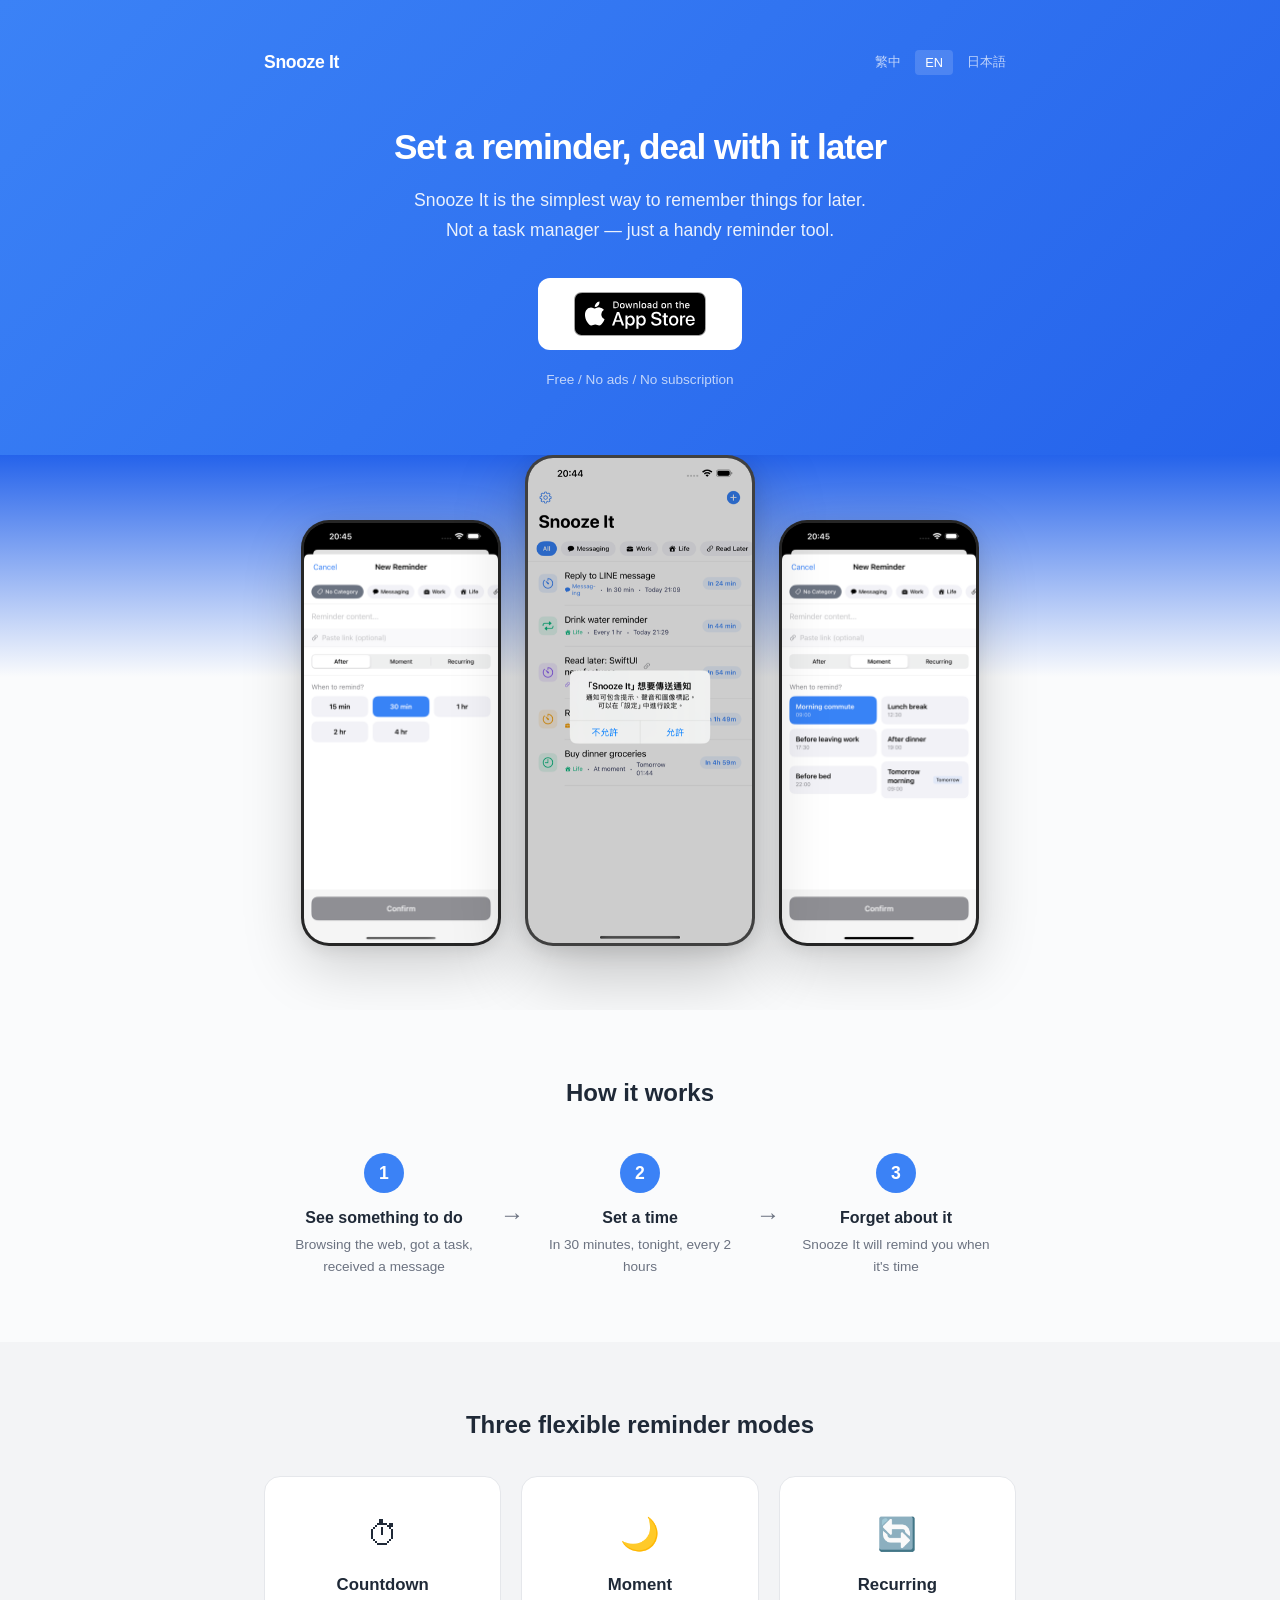
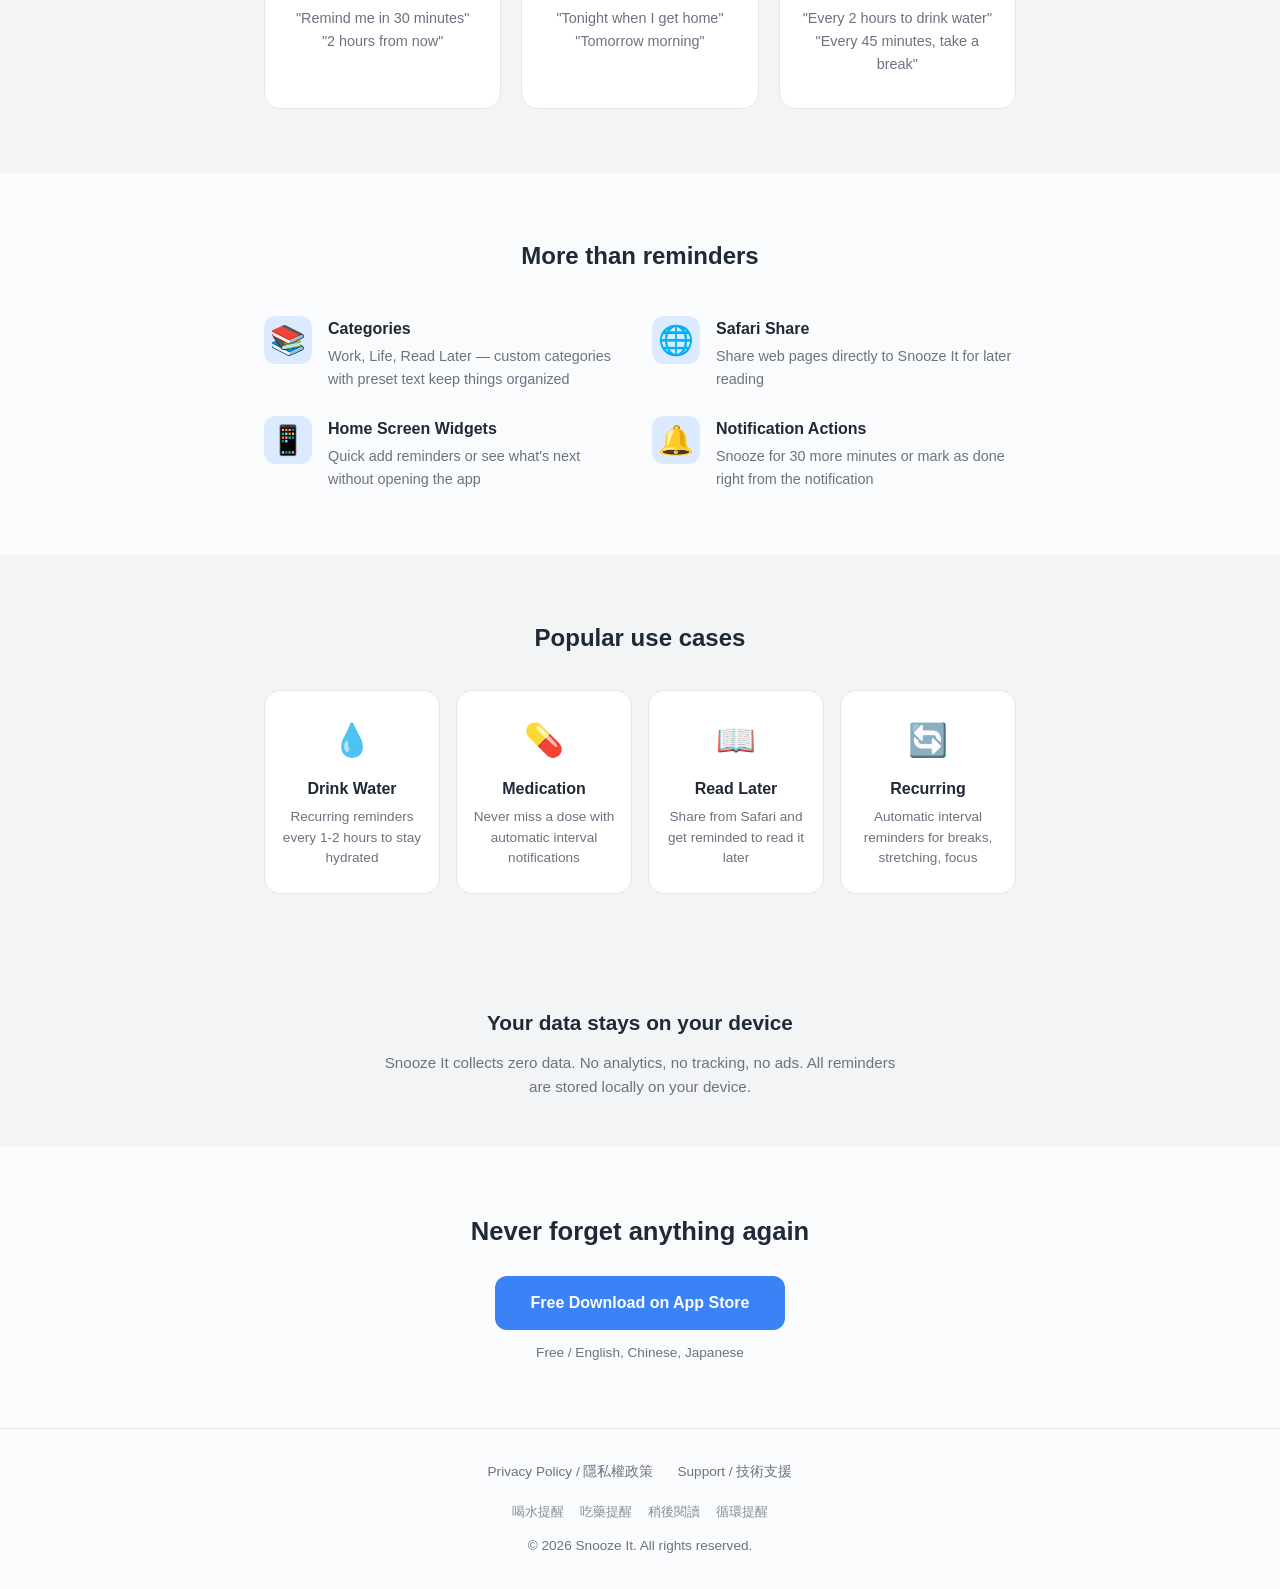
<file: index.html>
<!DOCTYPE html>
<html lang="zh-Hant">
<head>
    <meta charset="UTF-8">
    <meta name="viewport" content="width=device-width, initial-scale=1.0">
    <title>Snooze It - 最簡單的稍後提醒 App | iPhone 提醒工具</title>
    <meta name="description" content="Snooze It 讓你用最簡單的方式設定提醒：倒數計時、指定時機、循環提醒三種模式，搭配 Widget 與 Safari 分享，不再忘記任何事。">
    <meta name="keywords" content="iPhone 提醒, 稍後提醒, 倒數計時, 喝水提醒, Safari 稍後閱讀, iOS Widget, reminder app, snooze reminder">

    <!-- Open Graph -->
    <meta property="og:title" content="Snooze It - 最簡單的稍後提醒 App">
    <meta property="og:description" content="看到待辦事項，設個時間，晚點再處理。三種提醒模式 + Widget + Safari 分享。">
    <meta property="og:type" content="website">
    <meta property="og:url" content="https://adriechang.github.io/Snoozeit-Site/">
    <meta property="og:image" content="https://adriechang.github.io/Snoozeit-Site/og-image.png">
    <meta property="og:locale" content="zh_TW">
    <meta property="og:locale:alternate" content="en_US">
    <meta property="og:locale:alternate" content="ja_JP">
    <meta property="og:locale:alternate" content="zh_CN">

    <!-- Twitter Card -->
    <meta name="twitter:card" content="summary_large_image">
    <meta name="twitter:title" content="Snooze It - 最簡單的稍後提醒 App">
    <meta name="twitter:description" content="看到待辦事項，設個時間，晚點再處理。三種提醒模式 + Widget + Safari 分享。">

    <!-- Apple Smart App Banner -->
    <meta name="apple-itunes-app" content="app-id=6760223190">

    <!-- Canonical -->
    <link rel="canonical" href="https://adriechang.github.io/Snoozeit-Site/">

    <!-- Hreflang (single-page multi-lang, self-referencing) -->
    <link rel="alternate" hreflang="zh-Hant" href="https://adriechang.github.io/Snoozeit-Site/">
    <link rel="alternate" hreflang="en" href="https://adriechang.github.io/Snoozeit-Site/">
    <link rel="alternate" hreflang="ja" href="https://adriechang.github.io/Snoozeit-Site/">
    <link rel="alternate" hreflang="x-default" href="https://adriechang.github.io/Snoozeit-Site/">

    <!-- Favicon -->
    <link rel="icon" type="image/png" sizes="32x32" href="favicon-32x32.png">
    <link rel="icon" type="image/png" sizes="16x16" href="favicon-16x16.png">
    <link rel="apple-touch-icon" sizes="180x180" href="apple-touch-icon.png">

    <!-- Theme Color -->
    <meta name="theme-color" content="#3B82F6">

    <link rel="stylesheet" href="style.css">

    <!-- JSON-LD: MobileApplication -->
    <script type="application/ld+json">
    {
        "@context": "https://schema.org",
        "@type": "MobileApplication",
        "name": "Snooze It",
        "operatingSystem": "iOS 16+",
        "applicationCategory": "ProductivityApplication",
        "offers": {
            "@type": "Offer",
            "price": "0",
            "priceCurrency": "USD"
        },
        "description": "The simplest way to set reminders. Three modes: countdown, moment, and recurring. With Widgets and Safari sharing.",
        "url": "https://adriechang.github.io/Snoozeit-Site/",
        "downloadUrl": "https://apps.apple.com/us/app/snooze-it-quick-reminders/id6760223190",
        "softwareVersion": "1.0",
        "datePublished": "2026-03-08",
        "inLanguage": ["zh-Hant", "en", "ja", "zh-Hans"],
        "screenshot": "https://adriechang.github.io/Snoozeit-Site/og-image.png",
        "author": {
            "@type": "Person",
            "name": "Adrie Chang"
        }
    }
    </script>

    <!-- JSON-LD: WebSite -->
    <script type="application/ld+json">
    {
        "@context": "https://schema.org",
        "@type": "WebSite",
        "name": "Snooze It",
        "url": "https://adriechang.github.io/Snoozeit-Site/"
    }
    </script>

    <!-- JSON-LD: BreadcrumbList -->
    <script type="application/ld+json">
    {
        "@context": "https://schema.org",
        "@type": "BreadcrumbList",
        "itemListElement": [
            {
                "@type": "ListItem",
                "position": 1,
                "name": "Home",
                "item": "https://adriechang.github.io/Snoozeit-Site/"
            }
        ]
    }
    </script>

    <!-- JSON-LD: HowTo -->
    <script type="application/ld+json">
    {
        "@context": "https://schema.org",
        "@type": "HowTo",
        "name": "How to use Snooze It",
        "description": "Set reminders in 3 simple steps with Snooze It.",
        "step": [
            {
                "@type": "HowToStep",
                "position": 1,
                "name": "See something to do",
                "text": "Browsing the web, got a task, received a message — anything you want to be reminded about later."
            },
            {
                "@type": "HowToStep",
                "position": 2,
                "name": "Set a time",
                "text": "Choose from countdown (30 minutes), a specific moment (tonight), or recurring (every 2 hours)."
            },
            {
                "@type": "HowToStep",
                "position": 3,
                "name": "Forget about it",
                "text": "Snooze It will send you a notification when it's time. You can snooze again or mark it done."
            }
        ]
    }
    </script>
</head>
<body>
    <header class="hero-header">
        <div class="container">
            <nav class="top-nav">
                <span class="logo">Snooze It</span>
                <div class="lang-switch">
                    <button class="active" onclick="switchLang('zh')" aria-label="切換至繁體中文">繁中</button>
                    <button onclick="switchLang('en')" aria-label="Switch to English">EN</button>
                    <button onclick="switchLang('ja')" aria-label="日本語に切り替え">日本語</button>
                </div>
            </nav>

            <!-- 繁體中文 Hero -->
            <div id="hero-zh" class="hero-content lang-content">
                <h1>設個提醒，晚點再說</h1>
                <p class="hero-sub">Snooze It 讓你用最簡單的方式記住稍後要做的事。<br>不是任務管理工具，只是一個好用的提醒小幫手。</p>
                <a href="https://apps.apple.com/us/app/snooze-it-quick-reminders/id6760223190" class="cta-button" id="cta-zh">
                    <img src="appstore-badge-zh.svg" alt="在 App Store 下載" onerror="this.parentElement.textContent='App Store 下載'">
                </a>
                <p class="price">免費下載 / 無廣告 / 無訂閱</p>
            </div>

            <!-- English Hero -->
            <div id="hero-en" class="hero-content lang-content" style="display:none;">
                <h1>Set a reminder, deal with it later</h1>
                <p class="hero-sub">Snooze It is the simplest way to remember things for later.<br>Not a task manager — just a handy reminder tool.</p>
                <a href="https://apps.apple.com/us/app/snooze-it-quick-reminders/id6760223190" class="cta-button" id="cta-en">
                    <img src="appstore-badge-en.svg" alt="Download on the App Store" onerror="this.parentElement.textContent='Download on App Store'">
                </a>
                <p class="price">Free / No ads / No subscription</p>
            </div>

            <!-- 日本語 Hero -->
            <div id="hero-ja" class="hero-content lang-content" style="display:none;">
                <h1>リマインダーを設定、あとで対応</h1>
                <p class="hero-sub">Snooze It は「あとでやること」を忘れないための<br>最もシンプルなリマインダーアプリです。</p>
                <a href="https://apps.apple.com/us/app/snooze-it-quick-reminders/id6760223190" class="cta-button" id="cta-ja">
                    <img src="appstore-badge-ja.svg" alt="App Store からダウンロード" onerror="this.parentElement.textContent='App Store ダウンロード'">
                </a>
                <p class="price">無料ダウンロード / 広告なし / サブスクなし</p>
            </div>
        </div>
    </header>

    <main>
        <!-- App Screenshots -->
        <section class="app-screenshots">
            <div class="container">
                <div id="screenshots-zh" class="lang-content">
                    <div class="screenshots-row">
                        <div class="phone-frame">
                            <img src="screenshots/zh-02a_QuickAdd_Duration.png" alt="Snooze It 倒數計時模式" loading="lazy" width="390" height="844">
                        </div>
                        <div class="phone-frame phone-frame-hero">
                            <img src="screenshots/zh-01_MainScreen.png" alt="Snooze It 主畫面" loading="lazy" width="390" height="844">
                        </div>
                        <div class="phone-frame">
                            <img src="screenshots/zh-02b_QuickAdd_Moment.png" alt="Snooze It 指定時機模式" loading="lazy" width="390" height="844">
                        </div>
                    </div>
                </div>
                <div id="screenshots-en" class="lang-content" style="display:none;">
                    <div class="screenshots-row">
                        <div class="phone-frame">
                            <img src="screenshots/en-02a_QuickAdd_Duration.png" alt="Snooze It countdown mode" loading="lazy" width="390" height="844">
                        </div>
                        <div class="phone-frame phone-frame-hero">
                            <img src="screenshots/en-01_MainScreen.png" alt="Snooze It main screen" loading="lazy" width="390" height="844">
                        </div>
                        <div class="phone-frame">
                            <img src="screenshots/en-02b_QuickAdd_Moment.png" alt="Snooze It moment mode" loading="lazy" width="390" height="844">
                        </div>
                    </div>
                </div>
                <div id="screenshots-ja" class="lang-content" style="display:none;">
                    <div class="screenshots-row">
                        <div class="phone-frame">
                            <img src="screenshots/ja-02a_QuickAdd_Duration.png" alt="Snooze It カウントダウンモード" loading="lazy" width="390" height="844">
                        </div>
                        <div class="phone-frame phone-frame-hero">
                            <img src="screenshots/ja-01_MainScreen.png" alt="Snooze It メイン画面" loading="lazy" width="390" height="844">
                        </div>
                        <div class="phone-frame">
                            <img src="screenshots/ja-02b_QuickAdd_Moment.png" alt="Snooze It タイミング指定モード" loading="lazy" width="390" height="844">
                        </div>
                    </div>
                </div>
            </div>
        </section>

        <!-- How it works -->
        <section class="how-it-works">
            <div class="container">
                <div id="hiw-zh" class="lang-content">
                    <h2>怎麼使用？</h2>
                    <div class="steps">
                        <div class="step">
                            <div class="step-num">1</div>
                            <h3>看到要做的事</h3>
                            <p>瀏覽網頁、想到待辦、收到訊息</p>
                        </div>
                        <div class="step-arrow">&rarr;</div>
                        <div class="step">
                            <div class="step-num">2</div>
                            <h3>設個時間</h3>
                            <p>30 分鐘後、今晚、每 2 小時</p>
                        </div>
                        <div class="step-arrow">&rarr;</div>
                        <div class="step">
                            <div class="step-num">3</div>
                            <h3>放心忘記</h3>
                            <p>時間到了 Snooze It 會提醒你</p>
                        </div>
                    </div>
                </div>
                <div id="hiw-en" class="lang-content" style="display:none;">
                    <h2>How it works</h2>
                    <div class="steps">
                        <div class="step">
                            <div class="step-num">1</div>
                            <h3>See something to do</h3>
                            <p>Browsing the web, got a task, received a message</p>
                        </div>
                        <div class="step-arrow">&rarr;</div>
                        <div class="step">
                            <div class="step-num">2</div>
                            <h3>Set a time</h3>
                            <p>In 30 minutes, tonight, every 2 hours</p>
                        </div>
                        <div class="step-arrow">&rarr;</div>
                        <div class="step">
                            <div class="step-num">3</div>
                            <h3>Forget about it</h3>
                            <p>Snooze It will remind you when it's time</p>
                        </div>
                    </div>
                </div>
                <div id="hiw-ja" class="lang-content" style="display:none;">
                    <h2>使い方</h2>
                    <div class="steps">
                        <div class="step">
                            <div class="step-num">1</div>
                            <h3>やることを見つける</h3>
                            <p>ウェブ閲覧、タスク発見、メッセージ受信</p>
                        </div>
                        <div class="step-arrow">&rarr;</div>
                        <div class="step">
                            <div class="step-num">2</div>
                            <h3>時間を設定</h3>
                            <p>30分後、今夜、2時間ごと</p>
                        </div>
                        <div class="step-arrow">&rarr;</div>
                        <div class="step">
                            <div class="step-num">3</div>
                            <h3>安心して忘れる</h3>
                            <p>時間になったら Snooze It がお知らせ</p>
                        </div>
                    </div>
                </div>
            </div>
        </section>

        <!-- Three modes -->
        <section class="modes">
            <div class="container">
                <div id="modes-zh" class="lang-content">
                    <h2>三種靈活的提醒模式</h2>
                    <div class="features-grid">
                        <div class="feature-card">
                            <div class="feature-icon">&#9201;</div>
                            <h3>倒數計時</h3>
                            <p>「30 分鐘後提醒我」<br>「2 小時後再說」</p>
                        </div>
                        <div class="feature-card">
                            <div class="feature-icon">&#127769;</div>
                            <h3>指定時機</h3>
                            <p>「今晚回家後」<br>「明天早上」</p>
                        </div>
                        <div class="feature-card">
                            <div class="feature-icon">&#128260;</div>
                            <h3>循環提醒</h3>
                            <p>「每 2 小時提醒一次喝水」<br>「每 45 分鐘休息一下」</p>
                        </div>
                    </div>
                </div>
                <div id="modes-en" class="lang-content" style="display:none;">
                    <h2>Three flexible reminder modes</h2>
                    <div class="features-grid">
                        <div class="feature-card">
                            <div class="feature-icon">&#9201;</div>
                            <h3>Countdown</h3>
                            <p>"Remind me in 30 minutes"<br>"2 hours from now"</p>
                        </div>
                        <div class="feature-card">
                            <div class="feature-icon">&#127769;</div>
                            <h3>Moment</h3>
                            <p>"Tonight when I get home"<br>"Tomorrow morning"</p>
                        </div>
                        <div class="feature-card">
                            <div class="feature-icon">&#128260;</div>
                            <h3>Recurring</h3>
                            <p>"Every 2 hours to drink water"<br>"Every 45 minutes, take a break"</p>
                        </div>
                    </div>
                </div>
                <div id="modes-ja" class="lang-content" style="display:none;">
                    <h2>3つの柔軟なリマインドモード</h2>
                    <div class="features-grid">
                        <div class="feature-card">
                            <div class="feature-icon">&#9201;</div>
                            <h3>カウントダウン</h3>
                            <p>「30分後にリマインド」<br>「2時間後にまた」</p>
                        </div>
                        <div class="feature-card">
                            <div class="feature-icon">&#127769;</div>
                            <h3>タイミング指定</h3>
                            <p>「今夜帰宅後」<br>「明日の朝」</p>
                        </div>
                        <div class="feature-card">
                            <div class="feature-icon">&#128260;</div>
                            <h3>繰り返し</h3>
                            <p>「2時間ごとに水を飲むリマインド」<br>「45分ごとに休憩」</p>
                        </div>
                    </div>
                </div>
            </div>
        </section>

        <!-- More features -->
        <section class="more-features">
            <div class="container">
                <div id="feat-zh" class="lang-content">
                    <h2>不只是提醒</h2>
                    <div class="feature-list">
                        <div class="feature-item">
                            <div class="feature-item-icon">&#128218;</div>
                            <div>
                                <h3>分類管理</h3>
                                <p>工作、生活、稍後閱讀 — 自訂分類與預設文字，讓提醒井井有條</p>
                            </div>
                        </div>
                        <div class="feature-item">
                            <div class="feature-item-icon">&#127760;</div>
                            <div>
                                <h3>Safari 分享</h3>
                                <p>瀏覽網頁時直接分享到 Snooze It，設定時間稍後再看</p>
                            </div>
                        </div>
                        <div class="feature-item">
                            <div class="feature-item-icon">&#128241;</div>
                            <div>
                                <h3>桌面 Widget</h3>
                                <p>快速新增提醒、查看下一則提醒，不用打開 App</p>
                            </div>
                        </div>
                        <div class="feature-item">
                            <div class="feature-item-icon">&#128276;</div>
                            <div>
                                <h3>通知操作</h3>
                                <p>收到提醒後可一鍵再延 30 分鐘或標記完成</p>
                            </div>
                        </div>
                    </div>
                </div>
                <div id="feat-en" class="lang-content" style="display:none;">
                    <h2>More than reminders</h2>
                    <div class="feature-list">
                        <div class="feature-item">
                            <div class="feature-item-icon">&#128218;</div>
                            <div>
                                <h3>Categories</h3>
                                <p>Work, Life, Read Later — custom categories with preset text keep things organized</p>
                            </div>
                        </div>
                        <div class="feature-item">
                            <div class="feature-item-icon">&#127760;</div>
                            <div>
                                <h3>Safari Share</h3>
                                <p>Share web pages directly to Snooze It for later reading</p>
                            </div>
                        </div>
                        <div class="feature-item">
                            <div class="feature-item-icon">&#128241;</div>
                            <div>
                                <h3>Home Screen Widgets</h3>
                                <p>Quick add reminders or see what's next without opening the app</p>
                            </div>
                        </div>
                        <div class="feature-item">
                            <div class="feature-item-icon">&#128276;</div>
                            <div>
                                <h3>Notification Actions</h3>
                                <p>Snooze for 30 more minutes or mark as done right from the notification</p>
                            </div>
                        </div>
                    </div>
                </div>
                <div id="feat-ja" class="lang-content" style="display:none;">
                    <h2>リマインダー以上の便利さ</h2>
                    <div class="feature-list">
                        <div class="feature-item">
                            <div class="feature-item-icon">&#128218;</div>
                            <div>
                                <h3>カテゴリ管理</h3>
                                <p>仕事、生活、あとで読む — カスタムカテゴリとプリセットで整理整頓</p>
                            </div>
                        </div>
                        <div class="feature-item">
                            <div class="feature-item-icon">&#127760;</div>
                            <div>
                                <h3>Safari共有</h3>
                                <p>ウェブページを直接 Snooze It に共有して、あとで読む</p>
                            </div>
                        </div>
                        <div class="feature-item">
                            <div class="feature-item-icon">&#128241;</div>
                            <div>
                                <h3>ホーム画面ウィジェット</h3>
                                <p>アプリを開かずにリマインダーを追加・確認</p>
                            </div>
                        </div>
                        <div class="feature-item">
                            <div class="feature-item-icon">&#128276;</div>
                            <div>
                                <h3>通知アクション</h3>
                                <p>通知から30分延長または完了をワンタップ</p>
                            </div>
                        </div>
                    </div>
                </div>
            </div>
        </section>

        <!-- Use cases -->
        <section class="use-cases">
            <div class="container">
                <div id="uc-zh" class="lang-content">
                    <h2>大家都怎麼用？</h2>
                    <div class="use-cases-grid">
                        <a href="use-cases/drink-water-reminder.html" class="use-case-card">
                            <span class="use-case-icon">&#128167;</span>
                            <h3>喝水提醒</h3>
                            <p>每 1-2 小時循環提醒，養成定時喝水的好習慣</p>
                        </a>
                        <a href="use-cases/medication-reminder.html" class="use-case-card">
                            <span class="use-case-icon">&#128138;</span>
                            <h3>吃藥提醒</h3>
                            <p>準時服藥不忘記，循環模式自動通知</p>
                        </a>
                        <a href="use-cases/read-later-reminder.html" class="use-case-card">
                            <span class="use-case-icon">&#128214;</span>
                            <h3>稍後閱讀</h3>
                            <p>Safari 看到好文章，設個時間晚點再看</p>
                        </a>
                        <a href="use-cases/recurring-reminder.html" class="use-case-card">
                            <span class="use-case-icon">&#128260;</span>
                            <h3>循環提醒</h3>
                            <p>每隔固定時間自動提醒，休息、伸展、專注計時</p>
                        </a>
                    </div>
                </div>
                <div id="uc-en" class="lang-content" style="display:none;">
                    <h2>Popular use cases</h2>
                    <div class="use-cases-grid">
                        <a href="use-cases/drink-water-reminder.html" class="use-case-card">
                            <span class="use-case-icon">&#128167;</span>
                            <h3>Drink Water</h3>
                            <p>Recurring reminders every 1-2 hours to stay hydrated</p>
                        </a>
                        <a href="use-cases/medication-reminder.html" class="use-case-card">
                            <span class="use-case-icon">&#128138;</span>
                            <h3>Medication</h3>
                            <p>Never miss a dose with automatic interval notifications</p>
                        </a>
                        <a href="use-cases/read-later-reminder.html" class="use-case-card">
                            <span class="use-case-icon">&#128214;</span>
                            <h3>Read Later</h3>
                            <p>Share from Safari and get reminded to read it later</p>
                        </a>
                        <a href="use-cases/recurring-reminder.html" class="use-case-card">
                            <span class="use-case-icon">&#128260;</span>
                            <h3>Recurring</h3>
                            <p>Automatic interval reminders for breaks, stretching, focus</p>
                        </a>
                    </div>
                </div>
                <div id="uc-ja" class="lang-content" style="display:none;">
                    <h2>みんなの使い方</h2>
                    <div class="use-cases-grid">
                        <a href="use-cases/drink-water-reminder.html" class="use-case-card">
                            <span class="use-case-icon">&#128167;</span>
                            <h3>水飲みリマインド</h3>
                            <p>1-2時間ごとの繰り返しで水分補給の習慣を</p>
                        </a>
                        <a href="use-cases/medication-reminder.html" class="use-case-card">
                            <span class="use-case-icon">&#128138;</span>
                            <h3>服薬リマインド</h3>
                            <p>飲み忘れ防止、自動で定時通知</p>
                        </a>
                        <a href="use-cases/read-later-reminder.html" class="use-case-card">
                            <span class="use-case-icon">&#128214;</span>
                            <h3>あとで読む</h3>
                            <p>Safariから共有して、あとで読むリマインド</p>
                        </a>
                        <a href="use-cases/recurring-reminder.html" class="use-case-card">
                            <span class="use-case-icon">&#128260;</span>
                            <h3>繰り返し</h3>
                            <p>休憩、ストレッチ、集中タイマーに自動リマインド</p>
                        </a>
                    </div>
                </div>
            </div>
        </section>

        <!-- Privacy callout -->
        <section class="privacy-callout">
            <div class="container">
                <div id="priv-zh" class="lang-content">
                    <h2>你的資料，只在你的手機上</h2>
                    <p>Snooze It 不收集任何資料、不使用分析工具、不含廣告。所有提醒內容僅儲存在裝置本地。</p>
                </div>
                <div id="priv-en" class="lang-content" style="display:none;">
                    <h2>Your data stays on your device</h2>
                    <p>Snooze It collects zero data. No analytics, no tracking, no ads. All reminders are stored locally on your device.</p>
                </div>
                <div id="priv-ja" class="lang-content" style="display:none;">
                    <h2>データはあなたのデバイスだけに</h2>
                    <p>Snooze It はデータを一切収集しません。分析ツール、トラッキング、広告なし。すべてのリマインダーはデバイス内にのみ保存されます。</p>
                </div>
            </div>
        </section>

        <!-- Final CTA -->
        <section class="final-cta">
            <div class="container">
                <div id="cta2-zh" class="lang-content">
                    <h2>不再忘記任何事</h2>
                    <a href="https://apps.apple.com/us/app/snooze-it-quick-reminders/id6760223190" class="cta-button">App Store 免費下載</a>
                    <p class="price">免費 / 支援繁中、簡中、英文、日文</p>
                </div>
                <div id="cta2-en" class="lang-content" style="display:none;">
                    <h2>Never forget anything again</h2>
                    <a href="https://apps.apple.com/us/app/snooze-it-quick-reminders/id6760223190" class="cta-button">Free Download on App Store</a>
                    <p class="price">Free / English, Chinese, Japanese</p>
                </div>
                <div id="cta2-ja" class="lang-content" style="display:none;">
                    <h2>もう何も忘れない</h2>
                    <a href="https://apps.apple.com/us/app/snooze-it-quick-reminders/id6760223190" class="cta-button">App Store 無料ダウンロード</a>
                    <p class="price">無料 / 日本語・英語・中国語対応</p>
                </div>
            </div>
        </section>
    </main>

    <footer>
        <div class="container footer-content">
            <div class="footer-links">
                <a href="privacy.html">Privacy Policy / 隱私權政策</a>
                <a href="support.html">Support / 技術支援</a>
            </div>
            <div class="footer-use-cases">
                <a href="use-cases/drink-water-reminder.html">喝水提醒</a>
                <a href="use-cases/medication-reminder.html">吃藥提醒</a>
                <a href="use-cases/read-later-reminder.html">稍後閱讀</a>
                <a href="use-cases/recurring-reminder.html">循環提醒</a>
            </div>
            <p>&copy; 2026 Snooze It. All rights reserved.</p>
        </div>
    </footer>

    <script>
        function switchLang(lang) {
            document.querySelectorAll('.lang-content').forEach(function(el) { el.style.display = 'none'; });
            document.querySelectorAll('[id$="-' + lang + '"]').forEach(function(el) { el.style.display = ''; });
            document.querySelectorAll('.lang-switch button').forEach(function(el) { el.classList.remove('active'); });
            var langMap = { zh: 0, en: 1, ja: 2 };
            var btns = document.querySelectorAll('.lang-switch button');
            if (btns[langMap[lang]]) btns[langMap[lang]].classList.add('active');
        }

        // Auto-detect language
        (function() {
            var userLang = navigator.language || navigator.userLanguage || '';
            if (userLang.startsWith('ja')) {
                switchLang('ja');
            } else if (userLang.startsWith('en')) {
                switchLang('en');
            }
        })();
    </script>
</body>
</html>
</file>
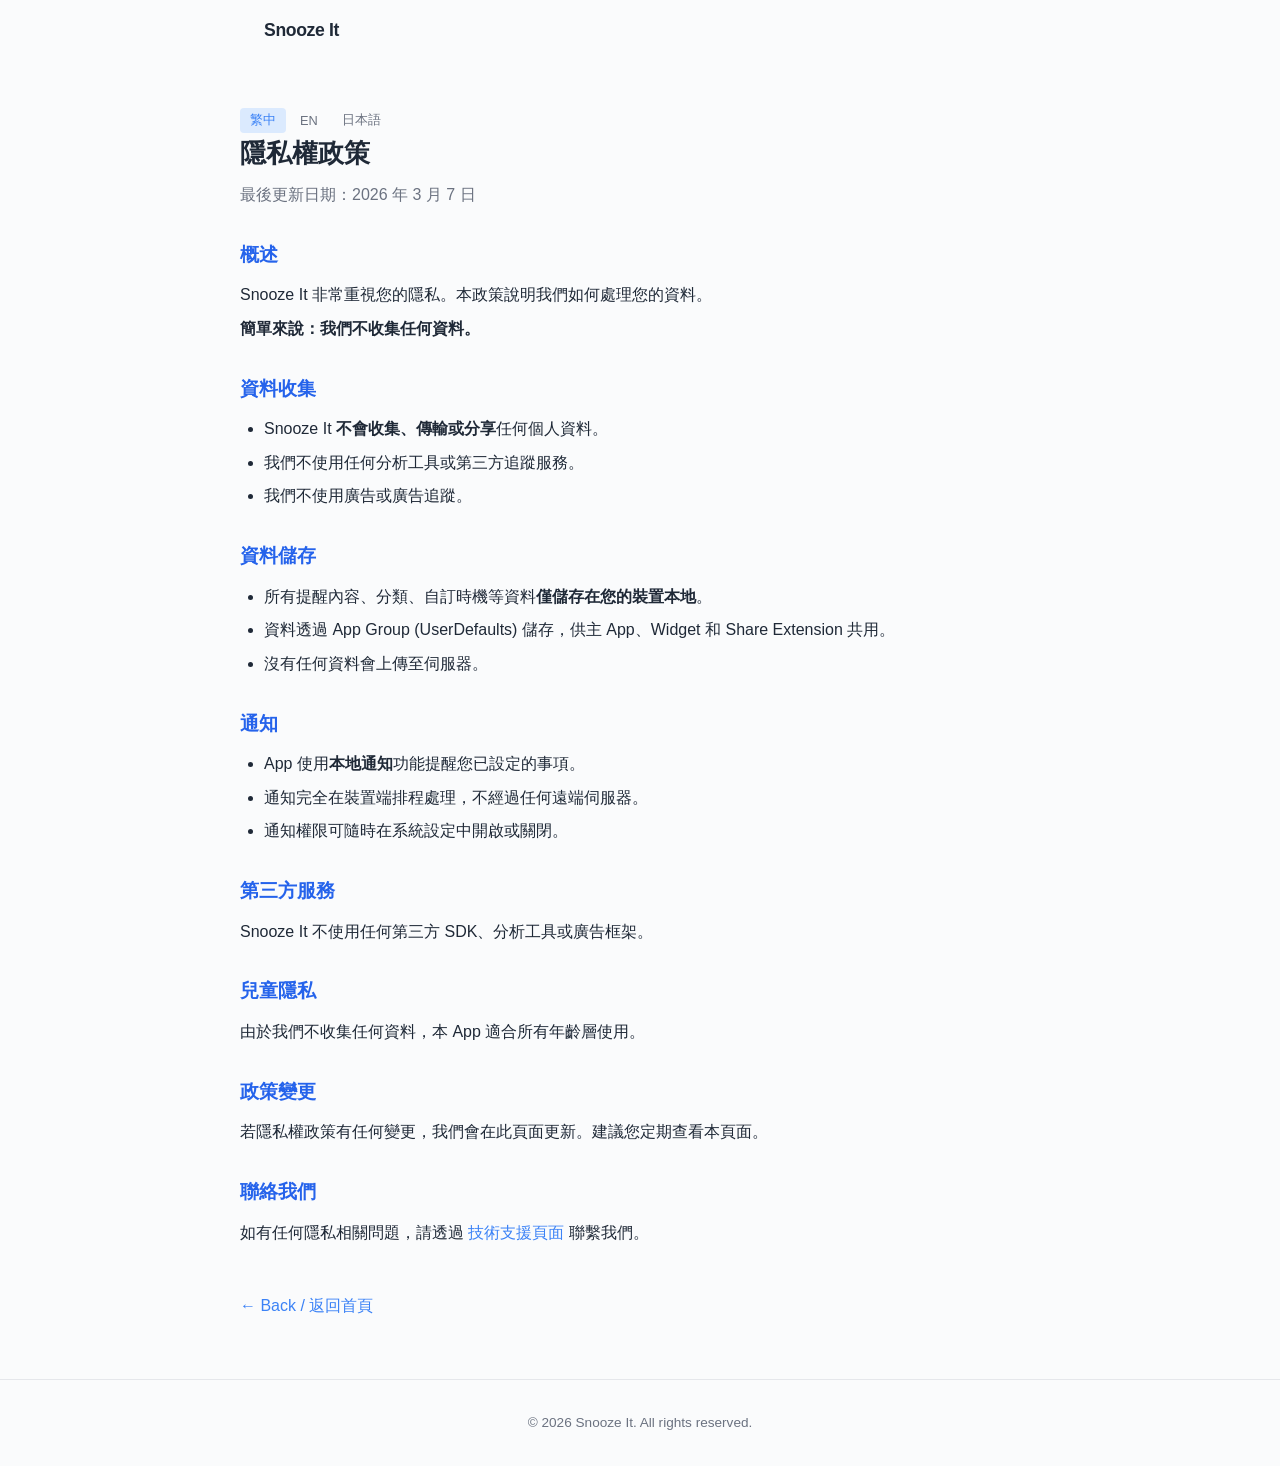
<file: privacy.html>
<!DOCTYPE html>
<html lang="zh-Hant">
<head>
    <meta charset="UTF-8">
    <meta name="viewport" content="width=device-width, initial-scale=1.0">
    <title>隱私權政策 - Snooze It | Privacy Policy</title>
    <meta name="description" content="Snooze It 不收集任何使用者資料。所有提醒內容僅儲存在裝置本地，無分析工具、無廣告、無追蹤。">
    <meta name="robots" content="index, follow">

    <!-- Open Graph -->
    <meta property="og:title" content="Privacy Policy - Snooze It">
    <meta property="og:description" content="Snooze It collects zero data. No analytics, no tracking, no ads. All reminders are stored locally on your device.">
    <meta property="og:type" content="website">
    <meta property="og:url" content="https://adriechang.github.io/Snoozeit-Site/privacy.html">
    <meta property="og:locale" content="zh_TW">

    <!-- Canonical & Hreflang -->
    <link rel="canonical" href="https://adriechang.github.io/Snoozeit-Site/privacy.html">
    <link rel="alternate" hreflang="zh-Hant" href="https://adriechang.github.io/Snoozeit-Site/privacy.html">
    <link rel="alternate" hreflang="en" href="https://adriechang.github.io/Snoozeit-Site/privacy.html">
    <link rel="alternate" hreflang="ja" href="https://adriechang.github.io/Snoozeit-Site/privacy.html">
    <link rel="alternate" hreflang="x-default" href="https://adriechang.github.io/Snoozeit-Site/privacy.html">

    <!-- Favicon -->
    <link rel="icon" type="image/png" sizes="32x32" href="favicon-32x32.png">
    <link rel="icon" type="image/png" sizes="16x16" href="favicon-16x16.png">
    <link rel="apple-touch-icon" sizes="180x180" href="apple-touch-icon.png">

    <!-- Theme Color -->
    <meta name="theme-color" content="#3B82F6">

    <link rel="stylesheet" href="style.css">
</head>
<body>
    <header>
        <div class="container">
            <p class="logo"><a href="index.html">Snooze It</a></p>
        </div>
    </header>

    <main class="container page-content">
        <nav class="lang-switch page-lang-switch">
            <button class="active" onclick="switchLang('zh')" aria-label="切換至繁體中文">繁中</button>
            <button onclick="switchLang('en')" aria-label="Switch to English">EN</button>
            <button onclick="switchLang('ja')" aria-label="日本語に切り替え">日本語</button>
        </nav>

        <!-- 繁體中文 -->
        <div id="lang-zh" class="lang-content">
            <h1>隱私權政策</h1>
            <p class="subtitle">最後更新日期：2026 年 3 月 7 日</p>

            <h2>概述</h2>
            <p>Snooze It 非常重視您的隱私。本政策說明我們如何處理您的資料。</p>
            <p><strong>簡單來說：我們不收集任何資料。</strong></p>

            <h2>資料收集</h2>
            <ul>
                <li>Snooze It <strong>不會收集、傳輸或分享</strong>任何個人資料。</li>
                <li>我們不使用任何分析工具或第三方追蹤服務。</li>
                <li>我們不使用廣告或廣告追蹤。</li>
            </ul>

            <h2>資料儲存</h2>
            <ul>
                <li>所有提醒內容、分類、自訂時機等資料<strong>僅儲存在您的裝置本地</strong>。</li>
                <li>資料透過 App Group (UserDefaults) 儲存，供主 App、Widget 和 Share Extension 共用。</li>
                <li>沒有任何資料會上傳至伺服器。</li>
            </ul>

            <h2>通知</h2>
            <ul>
                <li>App 使用<strong>本地通知</strong>功能提醒您已設定的事項。</li>
                <li>通知完全在裝置端排程處理，不經過任何遠端伺服器。</li>
                <li>通知權限可隨時在系統設定中開啟或關閉。</li>
            </ul>

            <h2>第三方服務</h2>
            <p>Snooze It 不使用任何第三方 SDK、分析工具或廣告框架。</p>

            <h2>兒童隱私</h2>
            <p>由於我們不收集任何資料，本 App 適合所有年齡層使用。</p>

            <h2>政策變更</h2>
            <p>若隱私權政策有任何變更，我們會在此頁面更新。建議您定期查看本頁面。</p>

            <h2>聯絡我們</h2>
            <p>如有任何隱私相關問題，請透過 <a href="support.html">技術支援頁面</a> 聯繫我們。</p>
        </div>

        <!-- English -->
        <div id="lang-en" class="lang-content" style="display:none;">
            <h1>Privacy Policy</h1>
            <p class="subtitle">Last updated: March 7, 2026</p>

            <h2>Overview</h2>
            <p>Snooze It takes your privacy seriously. This policy explains how we handle your data.</p>
            <p><strong>In short: we don't collect any data.</strong></p>

            <h2>Data Collection</h2>
            <ul>
                <li>Snooze It <strong>does not collect, transmit, or share</strong> any personal data.</li>
                <li>We do not use any analytics tools or third-party tracking services.</li>
                <li>We do not use advertising or ad tracking.</li>
            </ul>

            <h2>Data Storage</h2>
            <ul>
                <li>All reminder content, categories, and custom moments are <strong>stored locally on your device only</strong>.</li>
                <li>Data is stored via App Group (UserDefaults), shared between the main app, Widget, and Share Extension.</li>
                <li>No data is uploaded to any server.</li>
            </ul>

            <h2>Notifications</h2>
            <ul>
                <li>The app uses <strong>local notifications</strong> to remind you of scheduled items.</li>
                <li>Notifications are scheduled entirely on-device without any remote server.</li>
                <li>Notification permissions can be changed at any time in system Settings.</li>
            </ul>

            <h2>Third-Party Services</h2>
            <p>Snooze It does not use any third-party SDKs, analytics tools, or advertising frameworks.</p>

            <h2>Children's Privacy</h2>
            <p>Since we do not collect any data, this app is suitable for users of all ages.</p>

            <h2>Policy Changes</h2>
            <p>If this privacy policy changes, we will update this page. We recommend checking this page periodically.</p>

            <h2>Contact Us</h2>
            <p>For any privacy-related questions, please reach out via our <a href="support.html">Support page</a>.</p>
        </div>

        <!-- 日本語 -->
        <div id="lang-ja" class="lang-content" style="display:none;">
            <h1>プライバシーポリシー</h1>
            <p class="subtitle">最終更新日：2026年3月7日</p>

            <h2>概要</h2>
            <p>Snooze It はお客様のプライバシーを大切にしています。本ポリシーでは、データの取り扱いについて説明します。</p>
            <p><strong>簡潔に言えば：一切のデータを収集しません。</strong></p>

            <h2>データ収集</h2>
            <ul>
                <li>Snooze It は個人データを<strong>一切収集、送信、共有しません</strong>。</li>
                <li>分析ツールやサードパーティのトラッキングサービスは使用していません。</li>
                <li>広告や広告トラッキングは使用していません。</li>
            </ul>

            <h2>データ保存</h2>
            <ul>
                <li>すべてのリマインダー内容、カテゴリ、カスタムタイミングは<strong>デバイス内にのみ保存</strong>されます。</li>
                <li>データはApp Group（UserDefaults）を通じて保存され、メインアプリ、ウィジェット、共有エクステンション間で共有されます。</li>
                <li>サーバーへのデータアップロードは一切ありません。</li>
            </ul>

            <h2>通知</h2>
            <ul>
                <li>アプリは<strong>ローカル通知</strong>機能を使用して、設定されたリマインダーをお知らせします。</li>
                <li>通知はリモートサーバーを経由せず、完全にデバイス上でスケジュールされます。</li>
                <li>通知の許可はシステム設定でいつでも変更できます。</li>
            </ul>

            <h2>サードパーティサービス</h2>
            <p>Snooze It はサードパーティSDK、分析ツール、広告フレームワークを一切使用していません。</p>

            <h2>お子様のプライバシー</h2>
            <p>データを一切収集しないため、本アプリはすべての年齢のユーザーに適しています。</p>

            <h2>ポリシーの変更</h2>
            <p>プライバシーポリシーに変更がある場合、このページで更新します。定期的にご確認ください。</p>

            <h2>お問い合わせ</h2>
            <p>プライバシーに関するご質問は、<a href="support.html">サポートページ</a>よりお問い合わせください。</p>
        </div>

        <a href="index.html" class="back-link">&larr; Back / 返回首頁</a>
    </main>

    <footer>
        <div class="container">
            <p>&copy; 2026 Snooze It. All rights reserved.</p>
        </div>
    </footer>

    <script>
        function switchLang(lang) {
            document.querySelectorAll('.lang-content').forEach(function(el) { el.style.display = 'none'; });
            document.getElementById('lang-' + lang).style.display = 'block';
            document.querySelectorAll('.lang-switch button').forEach(function(el) { el.classList.remove('active'); });
            var langMap = { zh: 0, en: 1, ja: 2 };
            var btns = document.querySelectorAll('.lang-switch button');
            if (btns[langMap[lang]]) btns[langMap[lang]].classList.add('active');
        }
    </script>
</body>
</html>
</file>
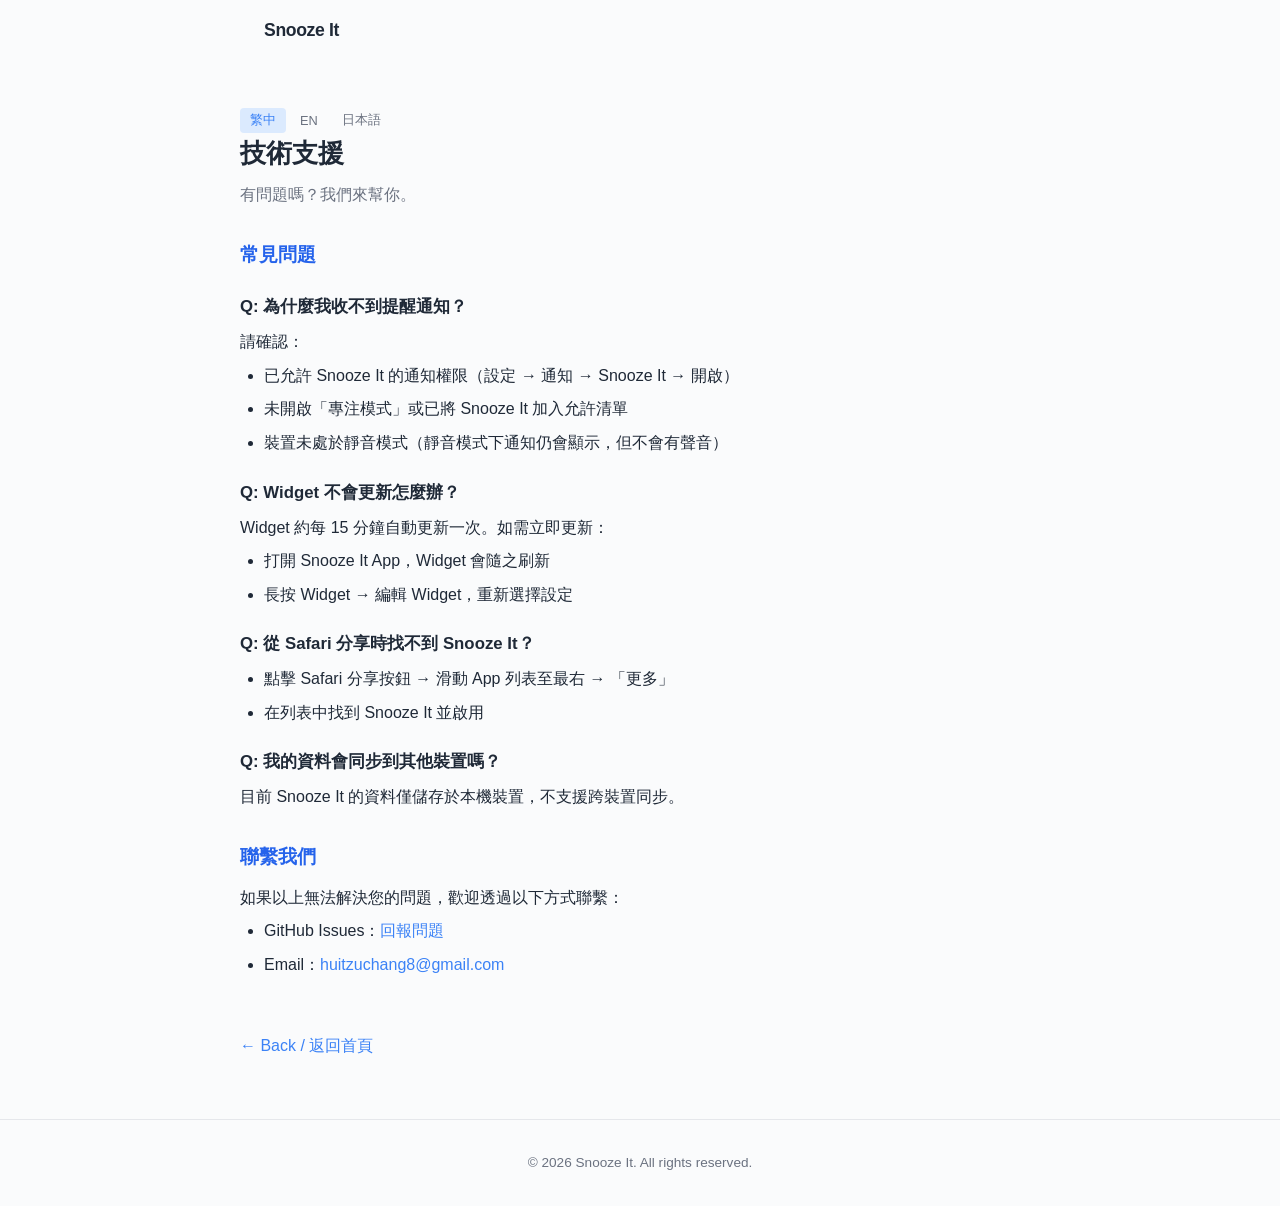
<file: support.html>
<!DOCTYPE html>
<html lang="zh-Hant">
<head>
    <meta charset="UTF-8">
    <meta name="viewport" content="width=device-width, initial-scale=1.0">
    <title>技術支援 - Snooze It | Support & FAQ</title>
    <meta name="description" content="Snooze It 常見問題與技術支援：通知設定、Widget 更新、Safari 分享等問題解答。FAQ and support for Snooze It reminder app.">
    <meta name="robots" content="index, follow">

    <!-- Open Graph -->
    <meta property="og:title" content="Support & FAQ - Snooze It">
    <meta property="og:description" content="FAQ and support for Snooze It. Solutions for notifications, widgets, Safari sharing, and more.">
    <meta property="og:type" content="website">
    <meta property="og:url" content="https://adriechang.github.io/Snoozeit-Site/support.html">
    <meta property="og:locale" content="zh_TW">

    <!-- Canonical & Hreflang -->
    <link rel="canonical" href="https://adriechang.github.io/Snoozeit-Site/support.html">
    <link rel="alternate" hreflang="zh-Hant" href="https://adriechang.github.io/Snoozeit-Site/support.html">
    <link rel="alternate" hreflang="en" href="https://adriechang.github.io/Snoozeit-Site/support.html">
    <link rel="alternate" hreflang="ja" href="https://adriechang.github.io/Snoozeit-Site/support.html">
    <link rel="alternate" hreflang="x-default" href="https://adriechang.github.io/Snoozeit-Site/support.html">

    <!-- Favicon -->
    <link rel="icon" type="image/png" sizes="32x32" href="favicon-32x32.png">
    <link rel="icon" type="image/png" sizes="16x16" href="favicon-16x16.png">
    <link rel="apple-touch-icon" sizes="180x180" href="apple-touch-icon.png">

    <!-- Theme Color -->
    <meta name="theme-color" content="#3B82F6">

    <link rel="stylesheet" href="style.css">

    <!-- JSON-LD: FAQPage -->
    <script type="application/ld+json">
    {
        "@context": "https://schema.org",
        "@type": "FAQPage",
        "mainEntity": [
            {
                "@type": "Question",
                "name": "Why am I not receiving reminder notifications from Snooze It?",
                "acceptedAnswer": {
                    "@type": "Answer",
                    "text": "Please check: 1) Notification permission is granted in Settings → Notifications → Snooze It → Allow. 2) Focus mode is off, or Snooze It is added to the allowed list. 3) Device is not on silent mode (notifications will still appear, but without sound)."
                }
            },
            {
                "@type": "Question",
                "name": "My Snooze It Widget isn't updating. How do I fix it?",
                "acceptedAnswer": {
                    "@type": "Answer",
                    "text": "Widgets refresh approximately every 15 minutes. To force a refresh: open the Snooze It app (the Widget will refresh automatically), or long press Widget → Edit Widget → reselect settings."
                }
            },
            {
                "@type": "Question",
                "name": "I can't find Snooze It in Safari's share sheet. What should I do?",
                "acceptedAnswer": {
                    "@type": "Answer",
                    "text": "Tap Safari's share button → scroll the app row to the right → tap 'More'. Find Snooze It in the list and enable it."
                }
            },
            {
                "@type": "Question",
                "name": "Will my Snooze It data sync across devices?",
                "acceptedAnswer": {
                    "@type": "Answer",
                    "text": "Currently, Snooze It stores data locally on-device only. Cross-device sync is not supported at this time."
                }
            }
        ]
    }
    </script>

    <!-- JSON-LD: BreadcrumbList -->
    <script type="application/ld+json">
    {
        "@context": "https://schema.org",
        "@type": "BreadcrumbList",
        "itemListElement": [
            {
                "@type": "ListItem",
                "position": 1,
                "name": "Home",
                "item": "https://adriechang.github.io/Snoozeit-Site/"
            },
            {
                "@type": "ListItem",
                "position": 2,
                "name": "Support",
                "item": "https://adriechang.github.io/Snoozeit-Site/support.html"
            }
        ]
    }
    </script>
</head>
<body>
    <header>
        <div class="container">
            <p class="logo"><a href="index.html">Snooze It</a></p>
        </div>
    </header>

    <main class="container page-content">
        <nav class="lang-switch page-lang-switch">
            <button class="active" onclick="switchLang('zh')" aria-label="切換至繁體中文">繁中</button>
            <button onclick="switchLang('en')" aria-label="Switch to English">EN</button>
            <button onclick="switchLang('ja')" aria-label="日本語に切り替え">日本語</button>
        </nav>

        <!-- 繁體中文 -->
        <div id="lang-zh" class="lang-content">
            <h1>技術支援</h1>
            <p class="subtitle">有問題嗎？我們來幫你。</p>

            <h2>常見問題</h2>

            <h3>Q: 為什麼我收不到提醒通知？</h3>
            <p>請確認：</p>
            <ul>
                <li>已允許 Snooze It 的通知權限（設定 → 通知 → Snooze It → 開啟）</li>
                <li>未開啟「專注模式」或已將 Snooze It 加入允許清單</li>
                <li>裝置未處於靜音模式（靜音模式下通知仍會顯示，但不會有聲音）</li>
            </ul>

            <h3>Q: Widget 不會更新怎麼辦？</h3>
            <p>Widget 約每 15 分鐘自動更新一次。如需立即更新：</p>
            <ul>
                <li>打開 Snooze It App，Widget 會隨之刷新</li>
                <li>長按 Widget → 編輯 Widget，重新選擇設定</li>
            </ul>

            <h3>Q: 從 Safari 分享時找不到 Snooze It？</h3>
            <ul>
                <li>點擊 Safari 分享按鈕 → 滑動 App 列表至最右 → 「更多」</li>
                <li>在列表中找到 Snooze It 並啟用</li>
            </ul>

            <h3>Q: 我的資料會同步到其他裝置嗎？</h3>
            <p>目前 Snooze It 的資料僅儲存於本機裝置，不支援跨裝置同步。</p>

            <h2>聯繫我們</h2>
            <p>如果以上無法解決您的問題，歡迎透過以下方式聯繫：</p>
            <ul>
                <li>GitHub Issues：<a href="https://github.com/adriechang/Snoozeit-Site/issues">回報問題</a></li>
                <li>Email：<a href="mailto:huitzuchang8@gmail.com">huitzuchang8@gmail.com</a></li>
            </ul>
        </div>

        <!-- English -->
        <div id="lang-en" class="lang-content" style="display:none;">
            <h1>Support</h1>
            <p class="subtitle">Need help? We're here for you.</p>

            <h2>FAQ</h2>

            <h3>Q: Why am I not receiving reminder notifications?</h3>
            <p>Please check:</p>
            <ul>
                <li>Notification permission is granted (Settings → Notifications → Snooze It → Allow)</li>
                <li>Focus mode is off, or Snooze It is added to the allowed list</li>
                <li>Device is not on silent (notifications will still appear, but without sound)</li>
            </ul>

            <h3>Q: My Widget isn't updating?</h3>
            <p>Widgets refresh approximately every 15 minutes. To force a refresh:</p>
            <ul>
                <li>Open the Snooze It app — the Widget will refresh automatically</li>
                <li>Long press Widget → Edit Widget → reselect settings</li>
            </ul>

            <h3>Q: I can't find Snooze It in Safari's share sheet?</h3>
            <ul>
                <li>Tap Safari's share button → scroll the app row to the right → "More"</li>
                <li>Find Snooze It in the list and enable it</li>
            </ul>

            <h3>Q: Will my data sync across devices?</h3>
            <p>Currently, Snooze It stores data locally on-device only. Cross-device sync is not supported.</p>

            <h2>Contact Us</h2>
            <p>If the above doesn't solve your issue, feel free to reach out:</p>
            <ul>
                <li>GitHub Issues: <a href="https://github.com/adriechang/Snoozeit-Site/issues">Report a problem</a></li>
                <li>Email: <a href="mailto:huitzuchang8@gmail.com">huitzuchang8@gmail.com</a></li>
            </ul>
        </div>

        <!-- 日本語 -->
        <div id="lang-ja" class="lang-content" style="display:none;">
            <h1>サポート</h1>
            <p class="subtitle">お困りですか？お手伝いします。</p>

            <h2>よくある質問</h2>

            <h3>Q: リマインダー通知が届きません</h3>
            <p>以下をご確認ください：</p>
            <ul>
                <li>通知の許可が有効になっている（設定 → 通知 → Snooze It → オン）</li>
                <li>集中モードがオフ、またはSnooze Itが許可リストに追加されている</li>
                <li>マナーモードになっていないか（マナーモードでも通知は表示されますが、音は鳴りません）</li>
            </ul>

            <h3>Q: ウィジェットが更新されません</h3>
            <p>ウィジェットは約15分ごとに自動更新されます。すぐに更新するには：</p>
            <ul>
                <li>Snooze It アプリを開く — ウィジェットが自動的に更新されます</li>
                <li>ウィジェットを長押し → ウィジェットを編集 → 設定を再選択</li>
            </ul>

            <h3>Q: Safariの共有シートにSnooze Itが見つかりません</h3>
            <ul>
                <li>Safariの共有ボタンをタップ → アプリ列を右にスクロール →「その他」</li>
                <li>リストからSnooze Itを見つけて有効にする</li>
            </ul>

            <h3>Q: データは他のデバイスと同期されますか？</h3>
            <p>現在、Snooze Itのデータはデバイス内にのみ保存されます。デバイス間の同期は未対応です。</p>

            <h2>お問い合わせ</h2>
            <p>上記で解決しない場合は、以下よりご連絡ください：</p>
            <ul>
                <li>GitHub Issues：<a href="https://github.com/adriechang/Snoozeit-Site/issues">問題を報告</a></li>
                <li>Email：<a href="mailto:huitzuchang8@gmail.com">huitzuchang8@gmail.com</a></li>
            </ul>
        </div>

        <a href="index.html" class="back-link">&larr; Back / 返回首頁</a>
    </main>

    <footer>
        <div class="container">
            <p>&copy; 2026 Snooze It. All rights reserved.</p>
        </div>
    </footer>

    <script>
        function switchLang(lang) {
            document.querySelectorAll('.lang-content').forEach(function(el) { el.style.display = 'none'; });
            document.getElementById('lang-' + lang).style.display = 'block';
            document.querySelectorAll('.lang-switch button').forEach(function(el) { el.classList.remove('active'); });
            var langMap = { zh: 0, en: 1, ja: 2 };
            var btns = document.querySelectorAll('.lang-switch button');
            if (btns[langMap[lang]]) btns[langMap[lang]].classList.add('active');
        }
    </script>
</body>
</html>
</file>
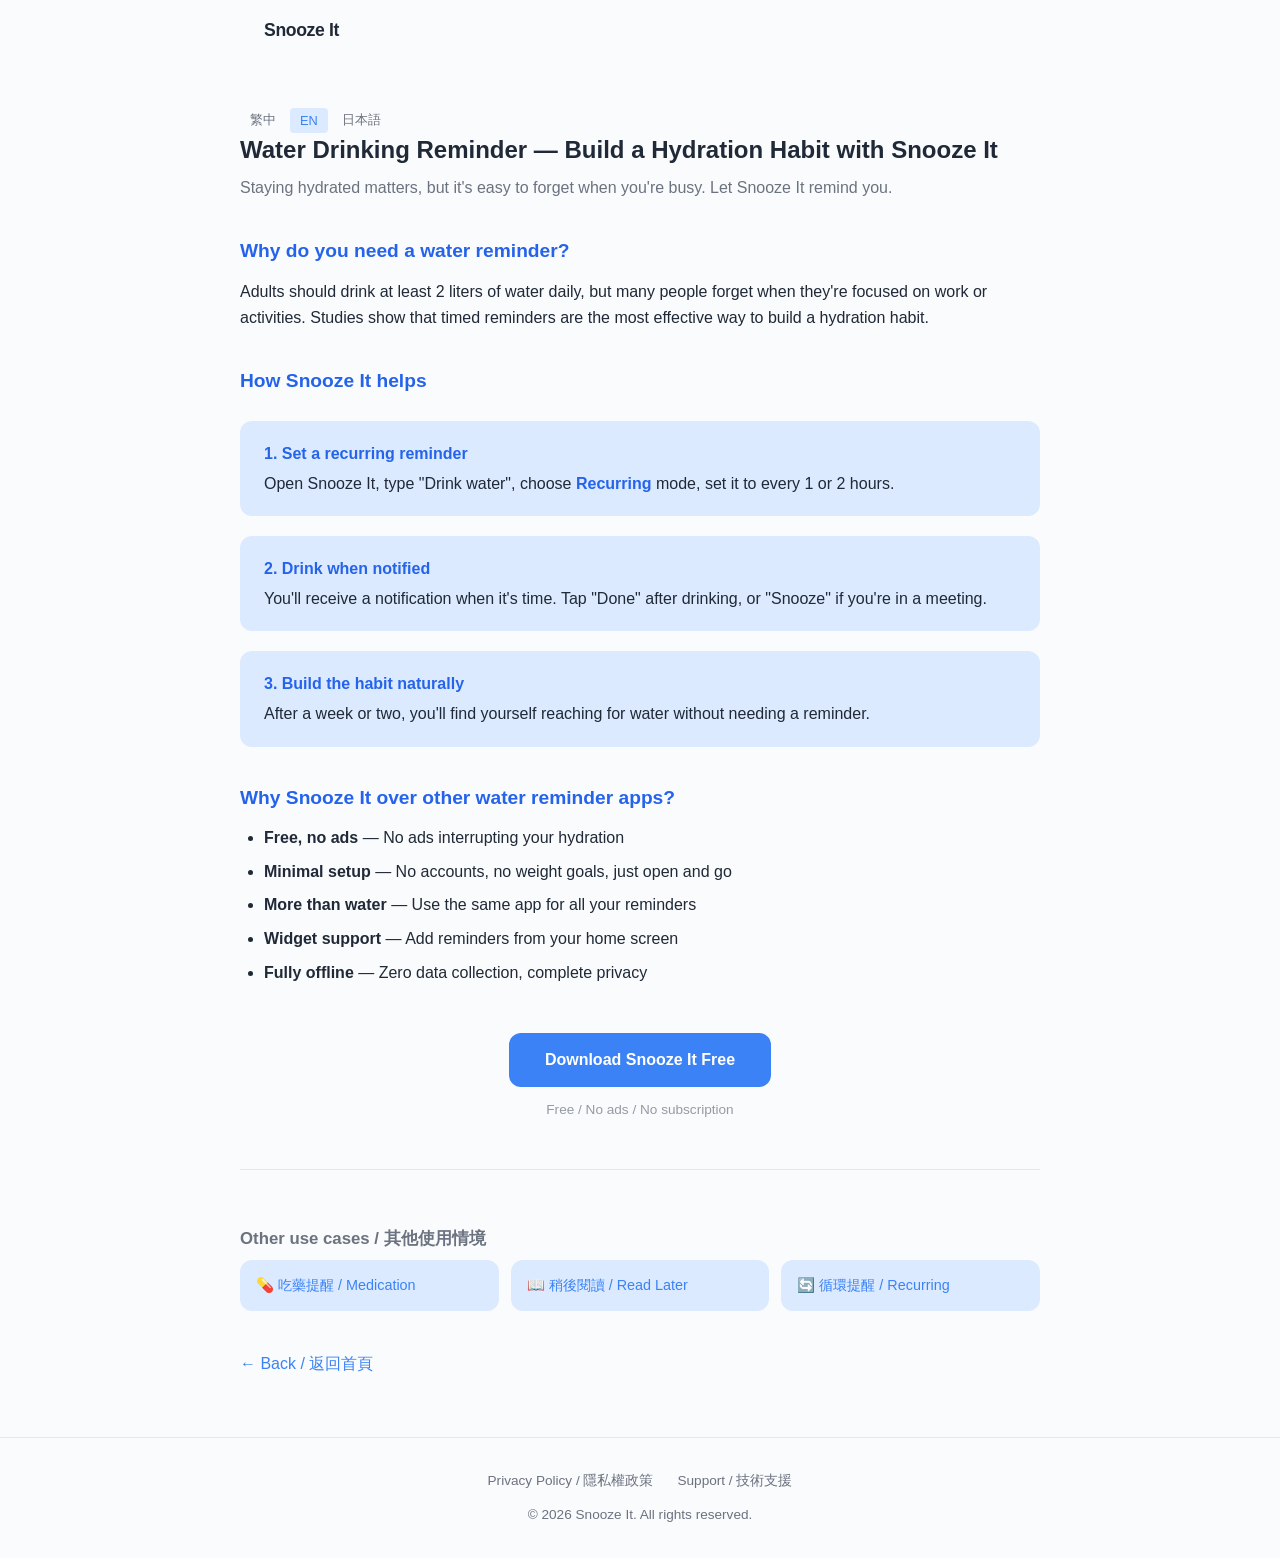
<file: use-cases/drink-water-reminder.html>
<!DOCTYPE html>
<html lang="zh-Hant">
<head>
    <meta charset="UTF-8">
    <meta name="viewport" content="width=device-width, initial-scale=1.0">
    <title>喝水提醒 App 推薦 — Snooze It 定時喝水不忘記 | Water Drinking Reminder</title>
    <meta name="description" content="用 Snooze It 設定每 1-2 小時循環提醒喝水，免費、無廣告、一鍵設定。最簡單的 iPhone 喝水提醒工具。Free water drinking reminder app for iPhone.">
    <meta name="keywords" content="喝水提醒, 喝水提醒 app, 定時喝水, water reminder app, drink water reminder iPhone, 水飲みリマインダー">

    <meta property="og:title" content="喝水提醒 App — Snooze It">
    <meta property="og:description" content="每 1-2 小時提醒你喝水，免費、無廣告。iPhone 最簡單的喝水提醒工具。">
    <meta property="og:type" content="article">
    <meta property="og:url" content="https://adriechang.github.io/Snoozeit-Site/use-cases/drink-water-reminder.html">
    <meta property="og:image" content="https://adriechang.github.io/Snoozeit-Site/og-image.png">
    <meta property="og:locale" content="zh_TW">

    <link rel="canonical" href="https://adriechang.github.io/Snoozeit-Site/use-cases/drink-water-reminder.html">
    <link rel="alternate" hreflang="zh-Hant" href="https://adriechang.github.io/Snoozeit-Site/use-cases/drink-water-reminder.html">
    <link rel="alternate" hreflang="en" href="https://adriechang.github.io/Snoozeit-Site/use-cases/drink-water-reminder.html">
    <link rel="alternate" hreflang="ja" href="https://adriechang.github.io/Snoozeit-Site/use-cases/drink-water-reminder.html">
    <link rel="alternate" hreflang="x-default" href="https://adriechang.github.io/Snoozeit-Site/use-cases/drink-water-reminder.html">

    <link rel="icon" type="image/png" sizes="32x32" href="../favicon-32x32.png">
    <link rel="icon" type="image/png" sizes="16x16" href="../favicon-16x16.png">
    <link rel="apple-touch-icon" sizes="180x180" href="../apple-touch-icon.png">
    <meta name="theme-color" content="#3B82F6">
    <meta name="apple-itunes-app" content="app-id=6760223190">

    <link rel="stylesheet" href="../style.css">

    <script type="application/ld+json">
    {
        "@context": "https://schema.org",
        "@type": "HowTo",
        "name": "如何用 Snooze It 設定喝水提醒",
        "description": "三步驟在 iPhone 上設定定時喝水循環提醒",
        "step": [
            {
                "@type": "HowToStep",
                "position": 1,
                "name": "打開 Snooze It",
                "text": "開啟 App 或透過桌面 Widget 快速新增提醒"
            },
            {
                "@type": "HowToStep",
                "position": 2,
                "name": "選擇循環提醒模式",
                "text": "輸入「喝水」，選擇循環提醒，設定每 1 小時或 2 小時"
            },
            {
                "@type": "HowToStep",
                "position": 3,
                "name": "開始喝水",
                "text": "每隔設定時間就會收到通知提醒，可以延後或標記完成"
            }
        ]
    }
    </script>

    <script type="application/ld+json">
    {
        "@context": "https://schema.org",
        "@type": "BreadcrumbList",
        "itemListElement": [
            { "@type": "ListItem", "position": 1, "name": "Home", "item": "https://adriechang.github.io/Snoozeit-Site/" },
            { "@type": "ListItem", "position": 2, "name": "喝水提醒", "item": "https://adriechang.github.io/Snoozeit-Site/use-cases/drink-water-reminder.html" }
        ]
    }
    </script>
</head>
<body>
    <header>
        <div class="container">
            <p class="logo"><a href="../index.html">Snooze It</a></p>
        </div>
    </header>

    <main class="container page-content use-case-page">
        <nav class="lang-switch page-lang-switch">
            <button class="active" onclick="switchLang('zh')" aria-label="繁中">繁中</button>
            <button onclick="switchLang('en')" aria-label="EN">EN</button>
            <button onclick="switchLang('ja')" aria-label="日本語">日本語</button>
        </nav>

        <!-- 繁體中文 -->
        <div id="lang-zh" class="lang-content">
            <h1>喝水提醒 — 用 Snooze It 養成定時喝水習慣</h1>
            <p class="subtitle">每天喝足夠的水很重要，但工作一忙就忘了？讓 Snooze It 定時提醒你。</p>

            <h2>為什麼需要喝水提醒？</h2>
            <p>成人每天建議攝取 2,000ml 以上的水分，但許多人因為工作、開會、追劇而忘記喝水。研究顯示，定時提醒是養成喝水習慣最有效的方式。</p>

            <h2>Snooze It 如何幫你？</h2>
            <div class="use-case-steps">
                <div class="use-case-step">
                    <strong>1. 設定循環提醒</strong>
                    <p>打開 Snooze It，輸入「喝水」，選擇<strong>循環提醒</strong>模式，設定每 1 小時或 2 小時提醒一次。</p>
                </div>
                <div class="use-case-step">
                    <strong>2. 收到通知就喝水</strong>
                    <p>時間到了會收到推播通知。喝完水後點「完成」，或忙的話點「延後 30 分鐘」。</p>
                </div>
                <div class="use-case-step">
                    <strong>3. 自然養成習慣</strong>
                    <p>持續一兩週後，你會發現不用提醒也會自動想喝水了。</p>
                </div>
            </div>

            <h2>為什麼選 Snooze It 而不是其他喝水 App？</h2>
            <ul>
                <li><strong>免費、無廣告</strong> — 不會在你喝水時跳出廣告</li>
                <li><strong>極簡設定</strong> — 不用註冊帳號、不用設定體重目標，打開就能用</li>
                <li><strong>不只喝水</strong> — 同一個 App 也能設定其他提醒，不需要多裝一個 App</li>
                <li><strong>Widget 支援</strong> — 桌面 Widget 一鍵新增喝水提醒</li>
                <li><strong>完全離線</strong> — 不收集任何資料，保護你的隱私</li>
            </ul>

            <div class="use-case-cta">
                <a href="https://apps.apple.com/us/app/snooze-it-quick-reminders/id6760223190" class="cta-button">免費下載 Snooze It</a>
                <p class="price">免費 / 無廣告 / 無訂閱</p>
            </div>
        </div>

        <!-- English -->
        <div id="lang-en" class="lang-content" style="display:none;">
            <h1>Water Drinking Reminder — Build a Hydration Habit with Snooze It</h1>
            <p class="subtitle">Staying hydrated matters, but it's easy to forget when you're busy. Let Snooze It remind you.</p>

            <h2>Why do you need a water reminder?</h2>
            <p>Adults should drink at least 2 liters of water daily, but many people forget when they're focused on work or activities. Studies show that timed reminders are the most effective way to build a hydration habit.</p>

            <h2>How Snooze It helps</h2>
            <div class="use-case-steps">
                <div class="use-case-step">
                    <strong>1. Set a recurring reminder</strong>
                    <p>Open Snooze It, type "Drink water", choose <strong>Recurring</strong> mode, set it to every 1 or 2 hours.</p>
                </div>
                <div class="use-case-step">
                    <strong>2. Drink when notified</strong>
                    <p>You'll receive a notification when it's time. Tap "Done" after drinking, or "Snooze" if you're in a meeting.</p>
                </div>
                <div class="use-case-step">
                    <strong>3. Build the habit naturally</strong>
                    <p>After a week or two, you'll find yourself reaching for water without needing a reminder.</p>
                </div>
            </div>

            <h2>Why Snooze It over other water reminder apps?</h2>
            <ul>
                <li><strong>Free, no ads</strong> — No ads interrupting your hydration</li>
                <li><strong>Minimal setup</strong> — No accounts, no weight goals, just open and go</li>
                <li><strong>More than water</strong> — Use the same app for all your reminders</li>
                <li><strong>Widget support</strong> — Add reminders from your home screen</li>
                <li><strong>Fully offline</strong> — Zero data collection, complete privacy</li>
            </ul>

            <div class="use-case-cta">
                <a href="https://apps.apple.com/us/app/snooze-it-quick-reminders/id6760223190" class="cta-button">Download Snooze It Free</a>
                <p class="price">Free / No ads / No subscription</p>
            </div>
        </div>

        <!-- 日本語 -->
        <div id="lang-ja" class="lang-content" style="display:none;">
            <h1>水飲みリマインダー — Snooze It で水分補給の習慣を</h1>
            <p class="subtitle">水分補給は大切。でも忙しいと忘れがち。Snooze It が定期的にお知らせします。</p>

            <h2>なぜ水飲みリマインダーが必要？</h2>
            <p>成人は1日2リットル以上の水分摂取が推奨されていますが、仕事や活動に集中していると忘れがちです。定期的なリマインダーが水分補給の習慣づけに最も効果的だと研究で示されています。</p>

            <h2>Snooze It の使い方</h2>
            <div class="use-case-steps">
                <div class="use-case-step">
                    <strong>1. 繰り返しリマインドを設定</strong>
                    <p>Snooze It を開き、「水を飲む」と入力し、<strong>繰り返し</strong>モードで1〜2時間ごとに設定。</p>
                </div>
                <div class="use-case-step">
                    <strong>2. 通知が来たら水を飲む</strong>
                    <p>時間になると通知が届きます。飲んだら「完了」、忙しければ「30分延長」をタップ。</p>
                </div>
                <div class="use-case-step">
                    <strong>3. 自然に習慣化</strong>
                    <p>1〜2週間続ければ、リマインダーなしでも自然に水を飲むようになります。</p>
                </div>
            </div>

            <h2>他の水飲みアプリではなく Snooze It を選ぶ理由</h2>
            <ul>
                <li><strong>無料・広告なし</strong> — 水分補給中に広告は表示されません</li>
                <li><strong>シンプル設定</strong> — アカウント登録不要、体重目標の設定も不要</li>
                <li><strong>水だけじゃない</strong> — 同じアプリで他のリマインダーも設定可能</li>
                <li><strong>ウィジェット対応</strong> — ホーム画面からワンタップで追加</li>
                <li><strong>完全オフライン</strong> — データ収集ゼロ、プライバシーを完全保護</li>
            </ul>

            <div class="use-case-cta">
                <a href="https://apps.apple.com/us/app/snooze-it-quick-reminders/id6760223190" class="cta-button">Snooze It を無料ダウンロード</a>
                <p class="price">無料 / 広告なし / サブスクなし</p>
            </div>
        </div>

        <div class="related-use-cases">
            <h3>Other use cases / 其他使用情境</h3>
            <div class="related-links">
                <a href="medication-reminder.html">&#128138; 吃藥提醒 / Medication</a>
                <a href="read-later-reminder.html">&#128214; 稍後閱讀 / Read Later</a>
                <a href="recurring-reminder.html">&#128260; 循環提醒 / Recurring</a>
            </div>
        </div>

        <a href="../index.html" class="back-link">&larr; Back / 返回首頁</a>
    </main>

    <footer>
        <div class="container footer-content">
            <div class="footer-links">
                <a href="../privacy.html">Privacy Policy / 隱私權政策</a>
                <a href="../support.html">Support / 技術支援</a>
            </div>
            <p>&copy; 2026 Snooze It. All rights reserved.</p>
        </div>
    </footer>

    <script>
        function switchLang(lang) {
            document.querySelectorAll('.lang-content').forEach(function(el) { el.style.display = 'none'; });
            document.getElementById('lang-' + lang).style.display = 'block';
            document.querySelectorAll('.lang-switch button').forEach(function(el) { el.classList.remove('active'); });
            var langMap = { zh: 0, en: 1, ja: 2 };
            var btns = document.querySelectorAll('.lang-switch button');
            if (btns[langMap[lang]]) btns[langMap[lang]].classList.add('active');
        }
        (function() {
            var l = navigator.language || '';
            if (l.startsWith('ja')) switchLang('ja');
            else if (l.startsWith('en')) switchLang('en');
        })();
    </script>
</body>
</html>
</file>
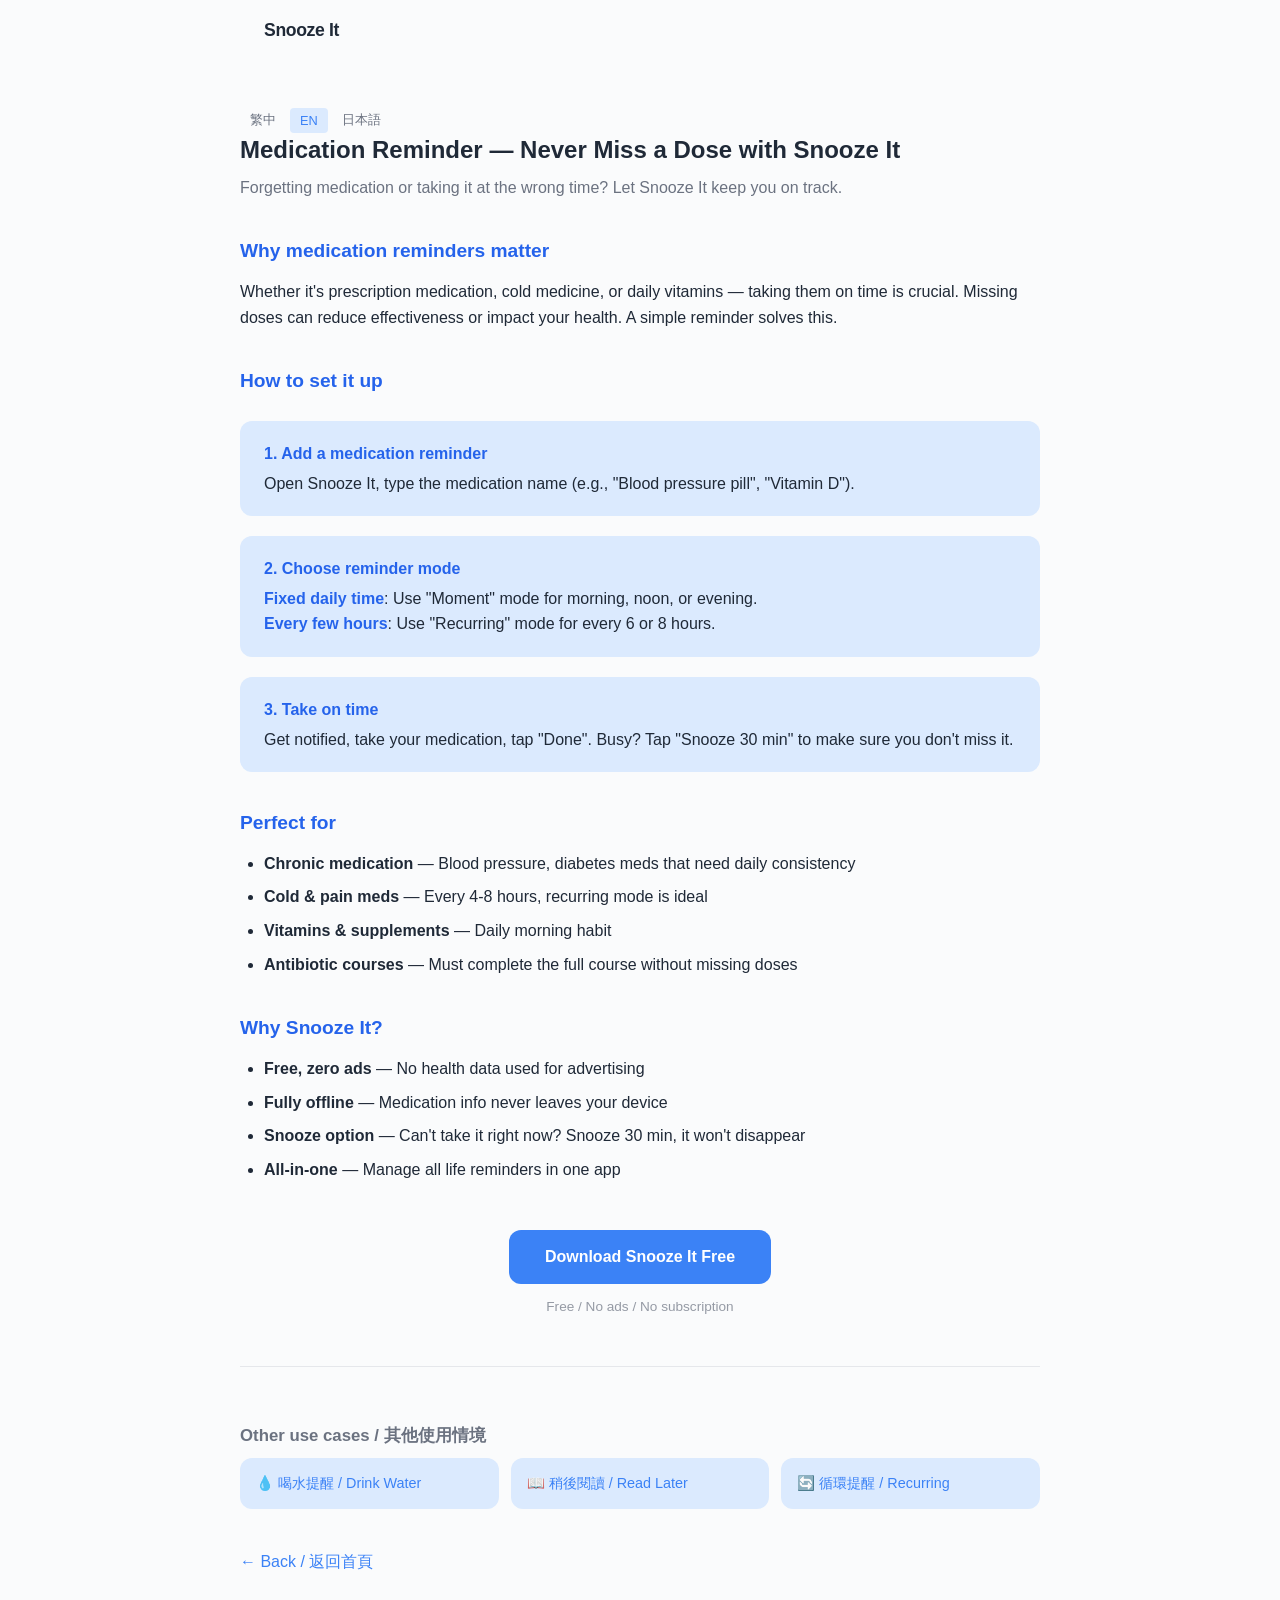
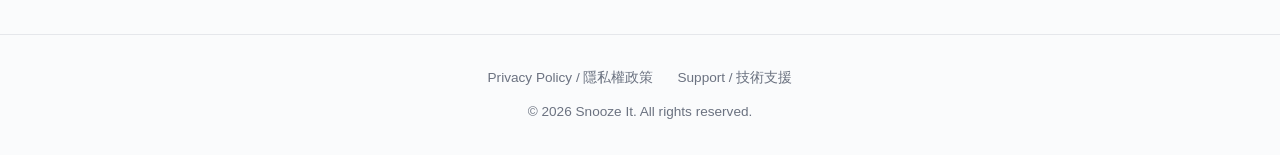
<file: use-cases/medication-reminder.html>
<!DOCTYPE html>
<html lang="zh-Hant">
<head>
    <meta charset="UTF-8">
    <meta name="viewport" content="width=device-width, initial-scale=1.0">
    <title>吃藥提醒 App 推薦 — Snooze It 定時服藥不忘記 | Medication Reminder</title>
    <meta name="description" content="用 Snooze It 設定吃藥提醒，循環模式定時通知。免費、無廣告、極簡設定的 iPhone 服藥提醒工具。Medication reminder app for iPhone.">
    <meta name="keywords" content="吃藥提醒, 服藥提醒 app, 定時吃藥, medication reminder app, pill reminder iPhone, 服薬リマインダー, 薬飲み忘れ防止">

    <meta property="og:title" content="吃藥提醒 App — Snooze It">
    <meta property="og:description" content="設定吃藥時間，Snooze It 定時提醒你服藥。免費、無廣告的 iPhone 服藥提醒工具。">
    <meta property="og:type" content="article">
    <meta property="og:url" content="https://adriechang.github.io/Snoozeit-Site/use-cases/medication-reminder.html">
    <meta property="og:image" content="https://adriechang.github.io/Snoozeit-Site/og-image.png">
    <meta property="og:locale" content="zh_TW">

    <link rel="canonical" href="https://adriechang.github.io/Snoozeit-Site/use-cases/medication-reminder.html">
    <link rel="alternate" hreflang="zh-Hant" href="https://adriechang.github.io/Snoozeit-Site/use-cases/medication-reminder.html">
    <link rel="alternate" hreflang="en" href="https://adriechang.github.io/Snoozeit-Site/use-cases/medication-reminder.html">
    <link rel="alternate" hreflang="ja" href="https://adriechang.github.io/Snoozeit-Site/use-cases/medication-reminder.html">
    <link rel="alternate" hreflang="x-default" href="https://adriechang.github.io/Snoozeit-Site/use-cases/medication-reminder.html">

    <link rel="icon" type="image/png" sizes="32x32" href="../favicon-32x32.png">
    <link rel="icon" type="image/png" sizes="16x16" href="../favicon-16x16.png">
    <link rel="apple-touch-icon" sizes="180x180" href="../apple-touch-icon.png">
    <meta name="theme-color" content="#3B82F6">
    <meta name="apple-itunes-app" content="app-id=6760223190">

    <link rel="stylesheet" href="../style.css">

    <script type="application/ld+json">
    {
        "@context": "https://schema.org",
        "@type": "HowTo",
        "name": "如何用 Snooze It 設定吃藥提醒",
        "description": "簡單三步驟設定 iPhone 定時服藥提醒",
        "step": [
            {
                "@type": "HowToStep",
                "position": 1,
                "name": "新增吃藥提醒",
                "text": "打開 Snooze It，輸入藥名，選擇指定時機模式設定服藥時間"
            },
            {
                "@type": "HowToStep",
                "position": 2,
                "name": "設定提醒模式",
                "text": "選擇指定時機（如每天早上 8 點）或循環模式（如每 8 小時）"
            },
            {
                "@type": "HowToStep",
                "position": 3,
                "name": "按時服藥",
                "text": "收到通知後服藥並標記完成，或延後 30 分鐘"
            }
        ]
    }
    </script>

    <script type="application/ld+json">
    {
        "@context": "https://schema.org",
        "@type": "BreadcrumbList",
        "itemListElement": [
            { "@type": "ListItem", "position": 1, "name": "Home", "item": "https://adriechang.github.io/Snoozeit-Site/" },
            { "@type": "ListItem", "position": 2, "name": "吃藥提醒", "item": "https://adriechang.github.io/Snoozeit-Site/use-cases/medication-reminder.html" }
        ]
    }
    </script>
</head>
<body>
    <header>
        <div class="container">
            <p class="logo"><a href="../index.html">Snooze It</a></p>
        </div>
    </header>

    <main class="container page-content use-case-page">
        <nav class="lang-switch page-lang-switch">
            <button class="active" onclick="switchLang('zh')" aria-label="繁中">繁中</button>
            <button onclick="switchLang('en')" aria-label="EN">EN</button>
            <button onclick="switchLang('ja')" aria-label="日本語">日本語</button>
        </nav>

        <!-- 繁體中文 -->
        <div id="lang-zh" class="lang-content">
            <h1>吃藥提醒 — 用 Snooze It 準時服藥不忘記</h1>
            <p class="subtitle">吃藥最怕忘記或搞錯時間。讓 Snooze It 幫你記住每一次服藥時間。</p>

            <h2>忘記吃藥的影響</h2>
            <p>不管是慢性病用藥、感冒藥還是保健品，按時服用才能發揮效果。忘記吃藥或時間不對，輕則影響療效，重則影響健康。一個簡單的提醒就能解決這個問題。</p>

            <h2>怎麼設定？</h2>
            <div class="use-case-steps">
                <div class="use-case-step">
                    <strong>1. 新增吃藥提醒</strong>
                    <p>打開 Snooze It，輸入藥名（如「降血壓藥」、「維他命 D」）。</p>
                </div>
                <div class="use-case-step">
                    <strong>2. 選擇提醒方式</strong>
                    <p><strong>每天固定時間</strong>：用「指定時機」選早上、中午、晚上。<br><strong>每隔幾小時</strong>：用「循環提醒」設定每 6 或 8 小時。</p>
                </div>
                <div class="use-case-step">
                    <strong>3. 按時服藥</strong>
                    <p>收到通知就吃藥，吃完點「完成」。如果正在忙，點「延後 30 分鐘」確保不會漏掉。</p>
                </div>
            </div>

            <h2>適合這些情境</h2>
            <ul>
                <li><strong>慢性病用藥</strong> — 血壓藥、血糖藥等需要每天固定時間服用</li>
                <li><strong>感冒藥、消炎藥</strong> — 每 4-8 小時一次，用循環模式最方便</li>
                <li><strong>保健品、維他命</strong> — 每天早上吃一次，養成習慣</li>
                <li><strong>短期藥物療程</strong> — 抗生素需要完整服用，不能忘記</li>
            </ul>

            <h2>為什麼用 Snooze It？</h2>
            <ul>
                <li><strong>免費、零廣告</strong> — 不會用你的健康資料投放廣告</li>
                <li><strong>完全離線</strong> — 藥物資訊不會上傳到任何伺服器</li>
                <li><strong>可延後</strong> — 來不及吃？延後 30 分鐘再提醒，不會直接消失</li>
                <li><strong>不只吃藥</strong> — 同一個 App 管理所有生活提醒</li>
            </ul>

            <div class="use-case-cta">
                <a href="https://apps.apple.com/us/app/snooze-it-quick-reminders/id6760223190" class="cta-button">免費下載 Snooze It</a>
                <p class="price">免費 / 無廣告 / 無訂閱</p>
            </div>
        </div>

        <!-- English -->
        <div id="lang-en" class="lang-content" style="display:none;">
            <h1>Medication Reminder — Never Miss a Dose with Snooze It</h1>
            <p class="subtitle">Forgetting medication or taking it at the wrong time? Let Snooze It keep you on track.</p>

            <h2>Why medication reminders matter</h2>
            <p>Whether it's prescription medication, cold medicine, or daily vitamins — taking them on time is crucial. Missing doses can reduce effectiveness or impact your health. A simple reminder solves this.</p>

            <h2>How to set it up</h2>
            <div class="use-case-steps">
                <div class="use-case-step">
                    <strong>1. Add a medication reminder</strong>
                    <p>Open Snooze It, type the medication name (e.g., "Blood pressure pill", "Vitamin D").</p>
                </div>
                <div class="use-case-step">
                    <strong>2. Choose reminder mode</strong>
                    <p><strong>Fixed daily time</strong>: Use "Moment" mode for morning, noon, or evening.<br><strong>Every few hours</strong>: Use "Recurring" mode for every 6 or 8 hours.</p>
                </div>
                <div class="use-case-step">
                    <strong>3. Take on time</strong>
                    <p>Get notified, take your medication, tap "Done". Busy? Tap "Snooze 30 min" to make sure you don't miss it.</p>
                </div>
            </div>

            <h2>Perfect for</h2>
            <ul>
                <li><strong>Chronic medication</strong> — Blood pressure, diabetes meds that need daily consistency</li>
                <li><strong>Cold & pain meds</strong> — Every 4-8 hours, recurring mode is ideal</li>
                <li><strong>Vitamins & supplements</strong> — Daily morning habit</li>
                <li><strong>Antibiotic courses</strong> — Must complete the full course without missing doses</li>
            </ul>

            <h2>Why Snooze It?</h2>
            <ul>
                <li><strong>Free, zero ads</strong> — No health data used for advertising</li>
                <li><strong>Fully offline</strong> — Medication info never leaves your device</li>
                <li><strong>Snooze option</strong> — Can't take it right now? Snooze 30 min, it won't disappear</li>
                <li><strong>All-in-one</strong> — Manage all life reminders in one app</li>
            </ul>

            <div class="use-case-cta">
                <a href="https://apps.apple.com/us/app/snooze-it-quick-reminders/id6760223190" class="cta-button">Download Snooze It Free</a>
                <p class="price">Free / No ads / No subscription</p>
            </div>
        </div>

        <!-- 日本語 -->
        <div id="lang-ja" class="lang-content" style="display:none;">
            <h1>服薬リマインダー — Snooze It で飲み忘れ防止</h1>
            <p class="subtitle">薬の飲み忘れや時間のずれが心配？Snooze It が正確な時間にお知らせします。</p>

            <h2>服薬リマインダーが大切な理由</h2>
            <p>処方薬、風邪薬、サプリメントなど、正しい時間に服用することが重要です。飲み忘れは効果の低下や健康への影響につながります。シンプルなリマインダーでこの問題を解決できます。</p>

            <h2>設定方法</h2>
            <div class="use-case-steps">
                <div class="use-case-step">
                    <strong>1. 服薬リマインダーを追加</strong>
                    <p>Snooze It を開き、薬の名前を入力（例：「血圧の薬」「ビタミンD」）。</p>
                </div>
                <div class="use-case-step">
                    <strong>2. リマインドモードを選択</strong>
                    <p><strong>毎日決まった時間</strong>：「タイミング指定」モードで朝・昼・夜を選択。<br><strong>数時間おき</strong>：「繰り返し」モードで6〜8時間ごとに設定。</p>
                </div>
                <div class="use-case-step">
                    <strong>3. 時間通りに服薬</strong>
                    <p>通知が届いたら服薬し、「完了」をタップ。忙しければ「30分延長」で飲み忘れを防止。</p>
                </div>
            </div>

            <h2>こんな場面に最適</h2>
            <ul>
                <li><strong>慢性疾患の薬</strong> — 血圧、糖尿病の薬など毎日決まった時間に</li>
                <li><strong>風邪薬・鎮痛剤</strong> — 4〜8時間ごと、繰り返しモードが最適</li>
                <li><strong>ビタミン・サプリ</strong> — 毎朝の習慣づけに</li>
                <li><strong>抗生物質のコース</strong> — 飲み忘れなく最後まで完了</li>
            </ul>

            <h2>Snooze It を選ぶ理由</h2>
            <ul>
                <li><strong>無料・広告ゼロ</strong> — 健康データが広告に使われることはありません</li>
                <li><strong>完全オフライン</strong> — 薬の情報がデバイスの外に出ることはありません</li>
                <li><strong>延長オプション</strong> — 今すぐ飲めない？30分延長で見逃しなし</li>
                <li><strong>オールインワン</strong> — すべての生活リマインダーを1つのアプリで</li>
            </ul>

            <div class="use-case-cta">
                <a href="https://apps.apple.com/us/app/snooze-it-quick-reminders/id6760223190" class="cta-button">Snooze It を無料ダウンロード</a>
                <p class="price">無料 / 広告なし / サブスクなし</p>
            </div>
        </div>

        <div class="related-use-cases">
            <h3>Other use cases / 其他使用情境</h3>
            <div class="related-links">
                <a href="drink-water-reminder.html">&#128167; 喝水提醒 / Drink Water</a>
                <a href="read-later-reminder.html">&#128214; 稍後閱讀 / Read Later</a>
                <a href="recurring-reminder.html">&#128260; 循環提醒 / Recurring</a>
            </div>
        </div>

        <a href="../index.html" class="back-link">&larr; Back / 返回首頁</a>
    </main>

    <footer>
        <div class="container footer-content">
            <div class="footer-links">
                <a href="../privacy.html">Privacy Policy / 隱私權政策</a>
                <a href="../support.html">Support / 技術支援</a>
            </div>
            <p>&copy; 2026 Snooze It. All rights reserved.</p>
        </div>
    </footer>

    <script>
        function switchLang(lang) {
            document.querySelectorAll('.lang-content').forEach(function(el) { el.style.display = 'none'; });
            document.getElementById('lang-' + lang).style.display = 'block';
            document.querySelectorAll('.lang-switch button').forEach(function(el) { el.classList.remove('active'); });
            var langMap = { zh: 0, en: 1, ja: 2 };
            var btns = document.querySelectorAll('.lang-switch button');
            if (btns[langMap[lang]]) btns[langMap[lang]].classList.add('active');
        }
        (function() {
            var l = navigator.language || '';
            if (l.startsWith('ja')) switchLang('ja');
            else if (l.startsWith('en')) switchLang('en');
        })();
    </script>
</body>
</html>
</file>
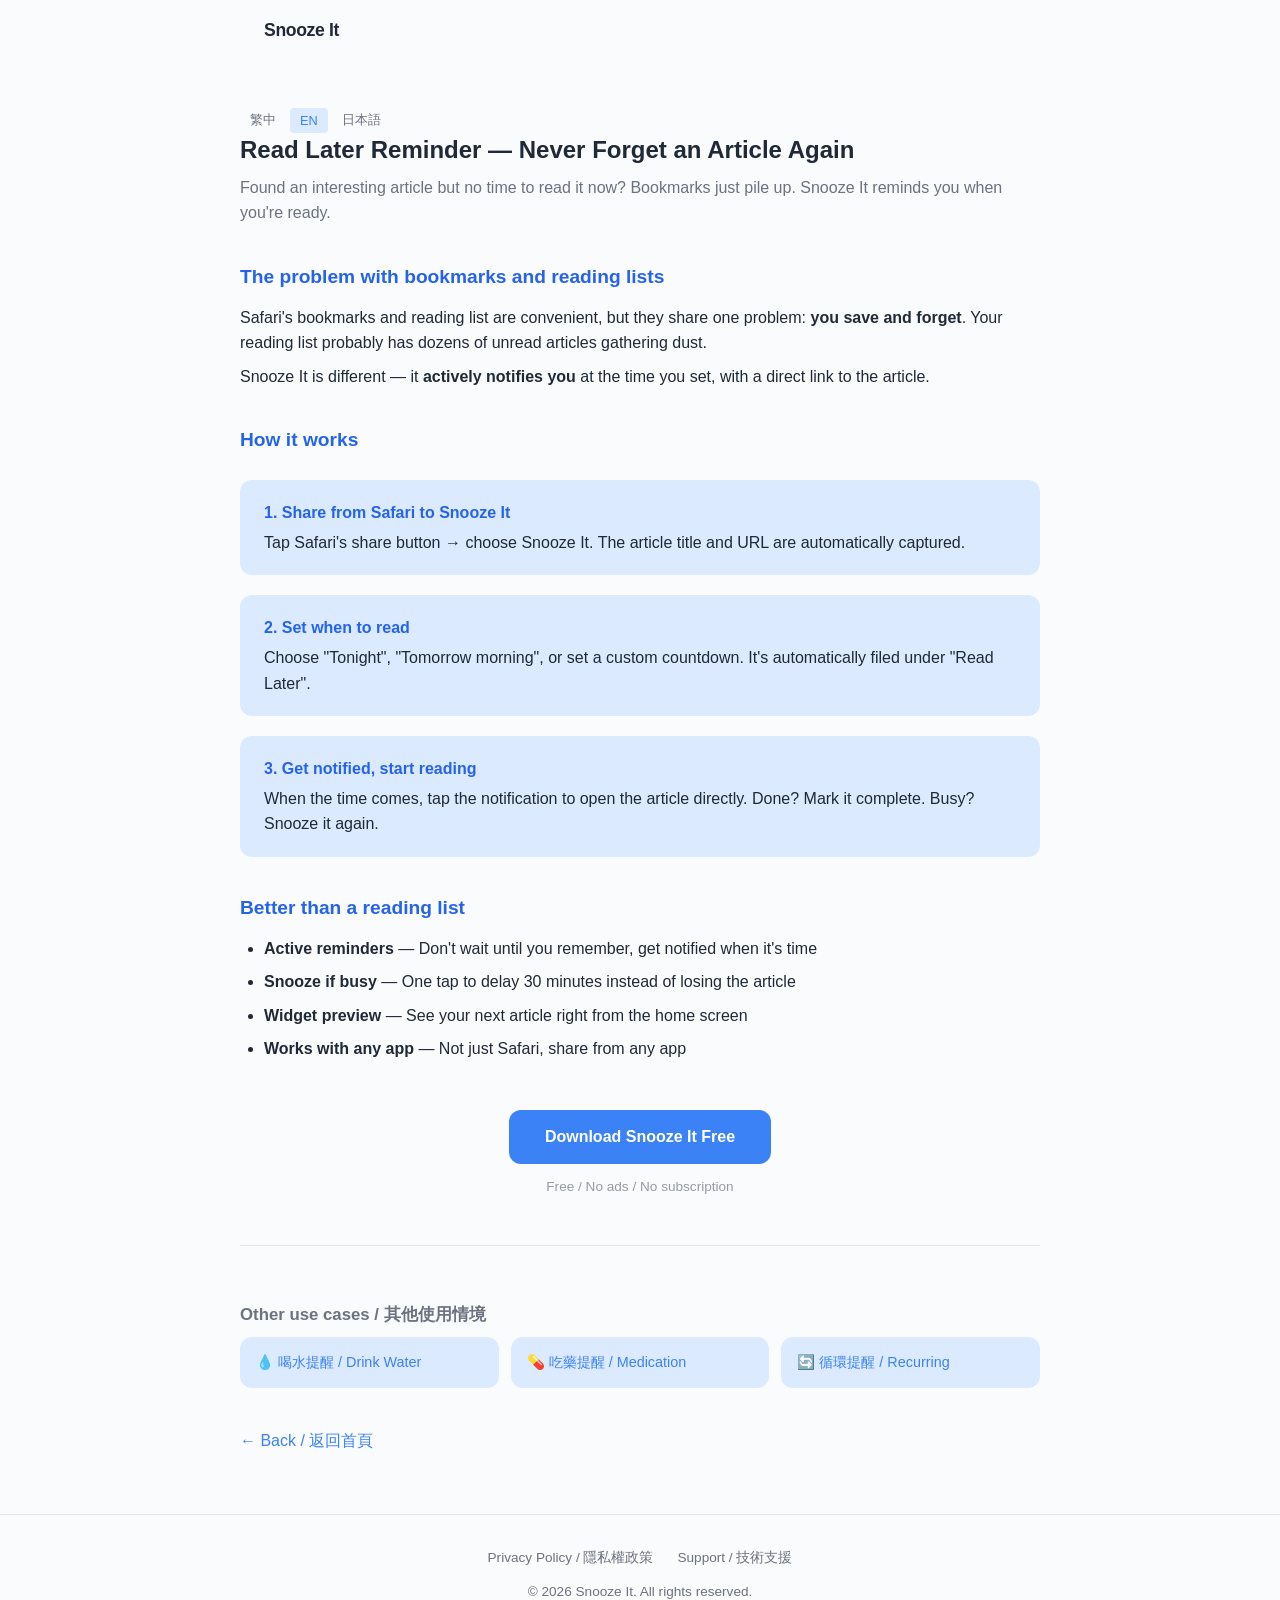
<file: use-cases/read-later-reminder.html>
<!DOCTYPE html>
<html lang="zh-Hant">
<head>
    <meta charset="UTF-8">
    <meta name="viewport" content="width=device-width, initial-scale=1.0">
    <title>Safari 稍後閱讀提醒 — Snooze It 網頁稍後再看 | Read Later Reminder</title>
    <meta name="description" content="在 Safari 看到想讀的文章？用 Snooze It 分享功能設定稍後閱讀提醒，時間到了自動通知你。免費 iPhone 稍後閱讀工具。">
    <meta name="keywords" content="稍後閱讀, Safari 稍後閱讀, read later app, 稍後再看, Safari share extension, あとで読む">

    <meta property="og:title" content="Safari 稍後閱讀提醒 — Snooze It">
    <meta property="og:description" content="Safari 分享網頁到 Snooze It，設定時間稍後再看。免費、無廣告的稍後閱讀提醒工具。">
    <meta property="og:type" content="article">
    <meta property="og:url" content="https://adriechang.github.io/Snoozeit-Site/use-cases/read-later-reminder.html">
    <meta property="og:image" content="https://adriechang.github.io/Snoozeit-Site/og-image.png">
    <meta property="og:locale" content="zh_TW">

    <link rel="canonical" href="https://adriechang.github.io/Snoozeit-Site/use-cases/read-later-reminder.html">
    <link rel="alternate" hreflang="zh-Hant" href="https://adriechang.github.io/Snoozeit-Site/use-cases/read-later-reminder.html">
    <link rel="alternate" hreflang="en" href="https://adriechang.github.io/Snoozeit-Site/use-cases/read-later-reminder.html">
    <link rel="alternate" hreflang="ja" href="https://adriechang.github.io/Snoozeit-Site/use-cases/read-later-reminder.html">
    <link rel="alternate" hreflang="x-default" href="https://adriechang.github.io/Snoozeit-Site/use-cases/read-later-reminder.html">

    <link rel="icon" type="image/png" sizes="32x32" href="../favicon-32x32.png">
    <link rel="icon" type="image/png" sizes="16x16" href="../favicon-16x16.png">
    <link rel="apple-touch-icon" sizes="180x180" href="../apple-touch-icon.png">
    <meta name="theme-color" content="#3B82F6">
    <meta name="apple-itunes-app" content="app-id=6760223190">

    <link rel="stylesheet" href="../style.css">

    <script type="application/ld+json">
    {
        "@context": "https://schema.org",
        "@type": "HowTo",
        "name": "如何用 Snooze It 儲存 Safari 網頁稍後閱讀",
        "description": "三步驟將 Safari 網頁加入稍後閱讀提醒",
        "step": [
            {
                "@type": "HowToStep",
                "position": 1,
                "name": "在 Safari 點擊分享",
                "text": "瀏覽網頁時點擊 Safari 分享按鈕，選擇 Snooze It"
            },
            {
                "@type": "HowToStep",
                "position": 2,
                "name": "設定閱讀時間",
                "text": "選擇你想閱讀的時間：今晚、明天早上、或自訂倒數時間"
            },
            {
                "@type": "HowToStep",
                "position": 3,
                "name": "收到提醒開始閱讀",
                "text": "時間到了收到通知，點擊即可開啟當初儲存的網頁連結"
            }
        ]
    }
    </script>

    <script type="application/ld+json">
    {
        "@context": "https://schema.org",
        "@type": "BreadcrumbList",
        "itemListElement": [
            { "@type": "ListItem", "position": 1, "name": "Home", "item": "https://adriechang.github.io/Snoozeit-Site/" },
            { "@type": "ListItem", "position": 2, "name": "稍後閱讀提醒", "item": "https://adriechang.github.io/Snoozeit-Site/use-cases/read-later-reminder.html" }
        ]
    }
    </script>
</head>
<body>
    <header>
        <div class="container">
            <p class="logo"><a href="../index.html">Snooze It</a></p>
        </div>
    </header>

    <main class="container page-content use-case-page">
        <nav class="lang-switch page-lang-switch">
            <button class="active" onclick="switchLang('zh')" aria-label="繁中">繁中</button>
            <button onclick="switchLang('en')" aria-label="EN">EN</button>
            <button onclick="switchLang('ja')" aria-label="日本語">日本語</button>
        </nav>

        <!-- 繁體中文 -->
        <div id="lang-zh" class="lang-content">
            <h1>Safari 稍後閱讀提醒 — 看到好文章不怕忘</h1>
            <p class="subtitle">瀏覽網頁看到有趣的文章，但現在沒時間看？加到書籤就忘了？Snooze It 幫你設定時間，到時候主動提醒你。</p>

            <h2>書籤和閱讀清單的問題</h2>
            <p>Safari 的書籤和閱讀清單功能很方便，但問題是：<strong>存了就忘了</strong>。你的閱讀清單裡可能有幾十篇文章，但你從來沒回去看過。</p>
            <p>Snooze It 不一樣 — 它會在你設定的時間<strong>主動通知你</strong>，而且附帶文章連結，一點就能開始閱讀。</p>

            <h2>怎麼用？</h2>
            <div class="use-case-steps">
                <div class="use-case-step">
                    <strong>1. 在 Safari 分享到 Snooze It</strong>
                    <p>看到想讀的文章，點 Safari 分享按鈕 → 選擇 Snooze It。文章標題和網址會自動帶入。</p>
                </div>
                <div class="use-case-step">
                    <strong>2. 設定閱讀時間</strong>
                    <p>選「今晚」、「明天早上」，或自訂倒數時間。文章會自動歸類到「稍後閱讀」分類。</p>
                </div>
                <div class="use-case-step">
                    <strong>3. 時間到，開始閱讀</strong>
                    <p>收到通知後點擊，直接開啟文章。讀完標記完成，沒空就再延後。</p>
                </div>
            </div>

            <h2>比閱讀清單更好用的地方</h2>
            <ul>
                <li><strong>主動通知</strong> — 不是被動等你想起來，而是到時間主動提醒</li>
                <li><strong>可以延後</strong> — 忙的話一鍵延後 30 分鐘，不會直接被遺忘</li>
                <li><strong>Widget 快速查看</strong> — 桌面 Widget 直接顯示下一篇要讀的文章</li>
                <li><strong>不只網頁</strong> — 任何 App 的分享功能都能用</li>
            </ul>

            <div class="use-case-cta">
                <a href="https://apps.apple.com/us/app/snooze-it-quick-reminders/id6760223190" class="cta-button">免費下載 Snooze It</a>
                <p class="price">免費 / 無廣告 / 無訂閱</p>
            </div>
        </div>

        <!-- English -->
        <div id="lang-en" class="lang-content" style="display:none;">
            <h1>Read Later Reminder — Never Forget an Article Again</h1>
            <p class="subtitle">Found an interesting article but no time to read it now? Bookmarks just pile up. Snooze It reminds you when you're ready.</p>

            <h2>The problem with bookmarks and reading lists</h2>
            <p>Safari's bookmarks and reading list are convenient, but they share one problem: <strong>you save and forget</strong>. Your reading list probably has dozens of unread articles gathering dust.</p>
            <p>Snooze It is different — it <strong>actively notifies you</strong> at the time you set, with a direct link to the article.</p>

            <h2>How it works</h2>
            <div class="use-case-steps">
                <div class="use-case-step">
                    <strong>1. Share from Safari to Snooze It</strong>
                    <p>Tap Safari's share button → choose Snooze It. The article title and URL are automatically captured.</p>
                </div>
                <div class="use-case-step">
                    <strong>2. Set when to read</strong>
                    <p>Choose "Tonight", "Tomorrow morning", or set a custom countdown. It's automatically filed under "Read Later".</p>
                </div>
                <div class="use-case-step">
                    <strong>3. Get notified, start reading</strong>
                    <p>When the time comes, tap the notification to open the article directly. Done? Mark it complete. Busy? Snooze it again.</p>
                </div>
            </div>

            <h2>Better than a reading list</h2>
            <ul>
                <li><strong>Active reminders</strong> — Don't wait until you remember, get notified when it's time</li>
                <li><strong>Snooze if busy</strong> — One tap to delay 30 minutes instead of losing the article</li>
                <li><strong>Widget preview</strong> — See your next article right from the home screen</li>
                <li><strong>Works with any app</strong> — Not just Safari, share from any app</li>
            </ul>

            <div class="use-case-cta">
                <a href="https://apps.apple.com/us/app/snooze-it-quick-reminders/id6760223190" class="cta-button">Download Snooze It Free</a>
                <p class="price">Free / No ads / No subscription</p>
            </div>
        </div>

        <!-- 日本語 -->
        <div id="lang-ja" class="lang-content" style="display:none;">
            <h1>あとで読むリマインダー — 気になる記事を忘れない</h1>
            <p class="subtitle">面白い記事を見つけたけど今は読む時間がない？ブックマークは溜まる一方。Snooze It が読む時間を教えてくれます。</p>

            <h2>ブックマークとリーディングリストの問題</h2>
            <p>Safari のブックマークやリーディングリストは便利ですが、共通の問題があります：<strong>保存して忘れる</strong>。リーディングリストに未読の記事が何十件もたまっていませんか？</p>
            <p>Snooze It は違います — 設定した時間に<strong>能動的に通知</strong>し、記事へのリンクも付いています。</p>

            <h2>使い方</h2>
            <div class="use-case-steps">
                <div class="use-case-step">
                    <strong>1. Safari から Snooze It に共有</strong>
                    <p>Safari の共有ボタンをタップ → Snooze It を選択。記事のタイトルとURLが自動的に取り込まれます。</p>
                </div>
                <div class="use-case-step">
                    <strong>2. 読む時間を設定</strong>
                    <p>「今夜」「明日の朝」またはカスタムカウントダウンを選択。自動的に「あとで読む」カテゴリに分類されます。</p>
                </div>
                <div class="use-case-step">
                    <strong>3. 通知が来たら読み始める</strong>
                    <p>時間になったら通知をタップして記事を直接開きます。読了なら完了、忙しければもう一度延長。</p>
                </div>
            </div>

            <h2>リーディングリストより便利な理由</h2>
            <ul>
                <li><strong>能動的な通知</strong> — 思い出すのを待たず、時間になったらお知らせ</li>
                <li><strong>延長可能</strong> — ワンタップで30分延長、記事を見失うことなし</li>
                <li><strong>ウィジェットプレビュー</strong> — ホーム画面から次の記事を確認</li>
                <li><strong>どのアプリからも</strong> — Safari だけでなく、あらゆるアプリの共有機能に対応</li>
            </ul>

            <div class="use-case-cta">
                <a href="https://apps.apple.com/us/app/snooze-it-quick-reminders/id6760223190" class="cta-button">Snooze It を無料ダウンロード</a>
                <p class="price">無料 / 広告なし / サブスクなし</p>
            </div>
        </div>

        <div class="related-use-cases">
            <h3>Other use cases / 其他使用情境</h3>
            <div class="related-links">
                <a href="drink-water-reminder.html">&#128167; 喝水提醒 / Drink Water</a>
                <a href="medication-reminder.html">&#128138; 吃藥提醒 / Medication</a>
                <a href="recurring-reminder.html">&#128260; 循環提醒 / Recurring</a>
            </div>
        </div>

        <a href="../index.html" class="back-link">&larr; Back / 返回首頁</a>
    </main>

    <footer>
        <div class="container footer-content">
            <div class="footer-links">
                <a href="../privacy.html">Privacy Policy / 隱私權政策</a>
                <a href="../support.html">Support / 技術支援</a>
            </div>
            <p>&copy; 2026 Snooze It. All rights reserved.</p>
        </div>
    </footer>

    <script>
        function switchLang(lang) {
            document.querySelectorAll('.lang-content').forEach(function(el) { el.style.display = 'none'; });
            document.getElementById('lang-' + lang).style.display = 'block';
            document.querySelectorAll('.lang-switch button').forEach(function(el) { el.classList.remove('active'); });
            var langMap = { zh: 0, en: 1, ja: 2 };
            var btns = document.querySelectorAll('.lang-switch button');
            if (btns[langMap[lang]]) btns[langMap[lang]].classList.add('active');
        }
        (function() {
            var l = navigator.language || '';
            if (l.startsWith('ja')) switchLang('ja');
            else if (l.startsWith('en')) switchLang('en');
        })();
    </script>
</body>
</html>
</file>
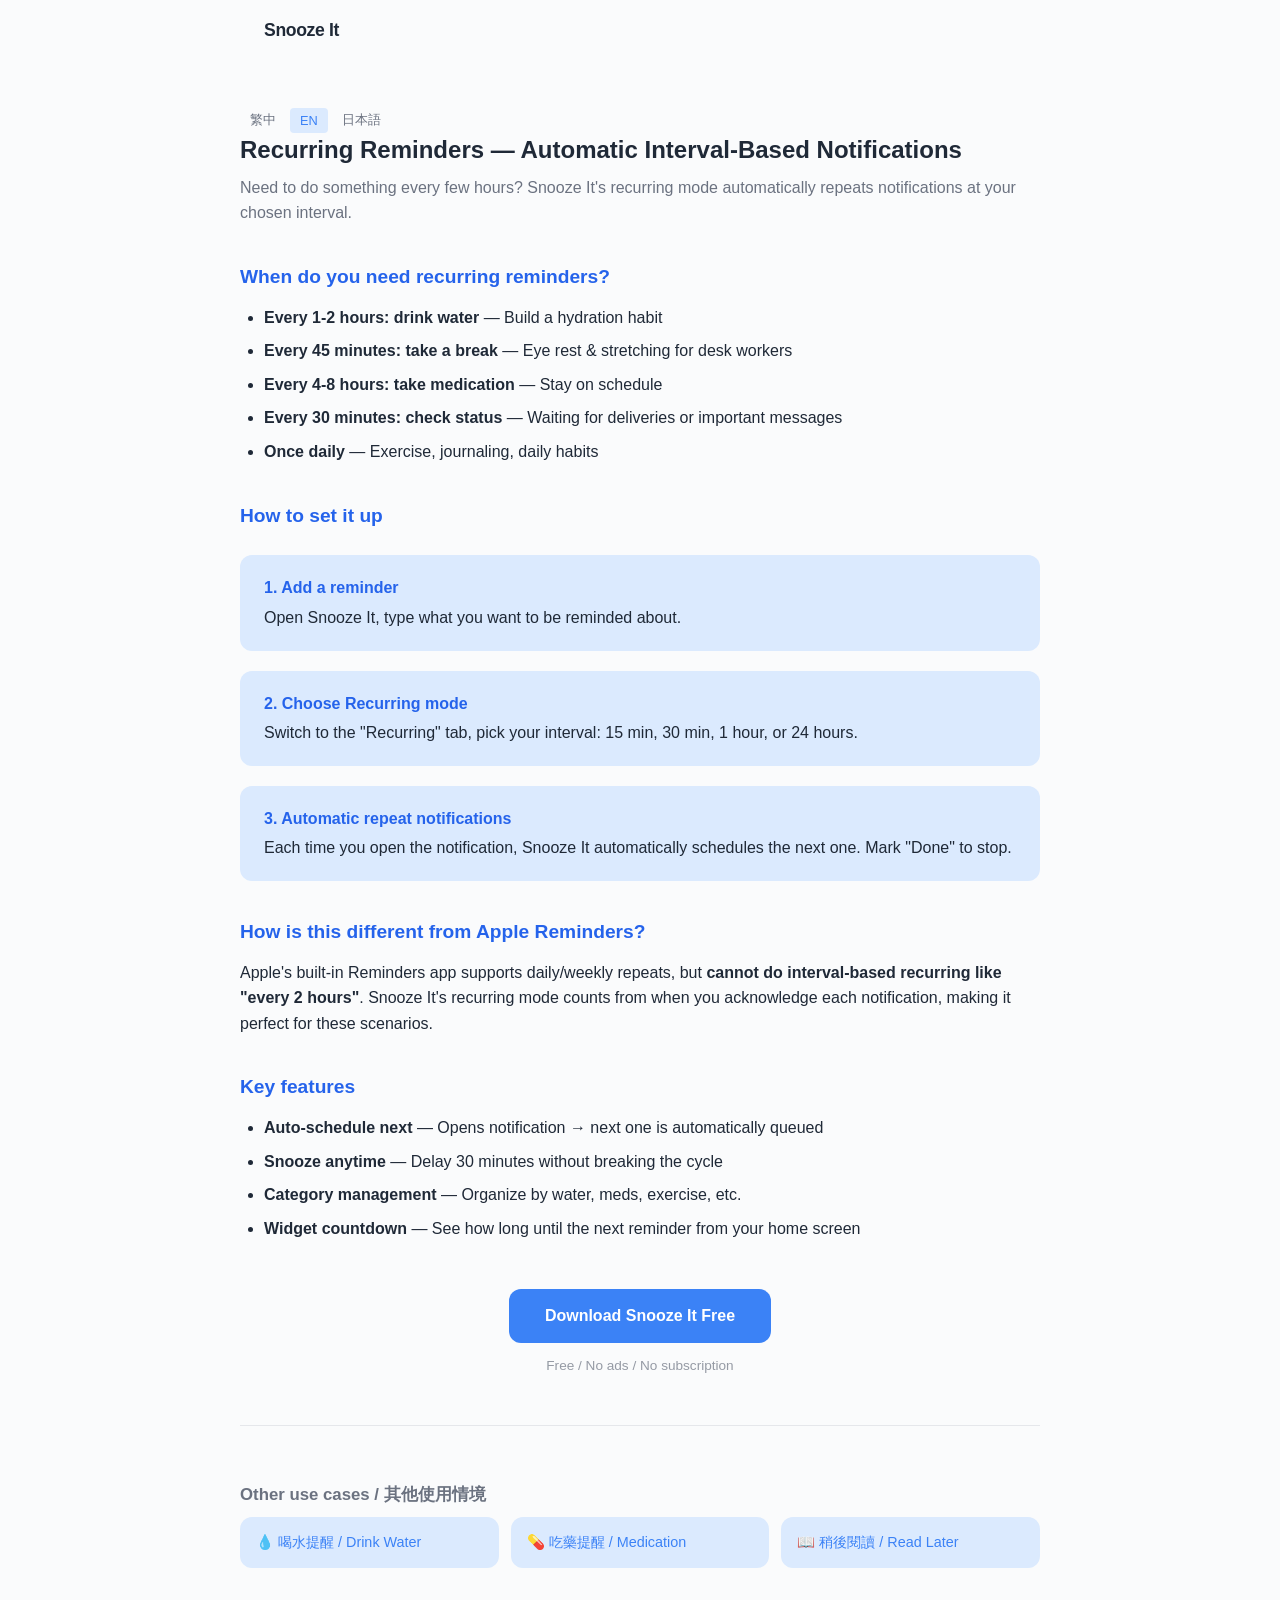
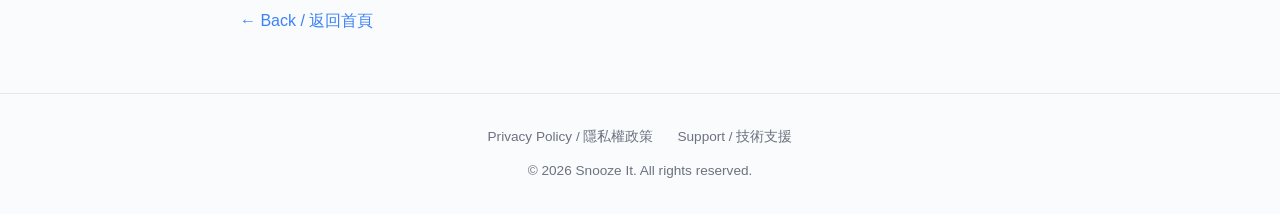
<file: use-cases/recurring-reminder.html>
<!DOCTYPE html>
<html lang="zh-Hant">
<head>
    <meta charset="UTF-8">
    <meta name="viewport" content="width=device-width, initial-scale=1.0">
    <title>循環提醒 App — Snooze It 定時重複提醒工具 | Recurring Reminder App</title>
    <meta name="description" content="需要每隔固定時間提醒一次？Snooze It 的循環提醒模式讓你設定每 15 分鐘到 24 小時的重複提醒。免費 iPhone 循環提醒工具。">
    <meta name="keywords" content="循環提醒, 定時提醒, 重複提醒 app, recurring reminder app, repeat reminder iPhone, interval timer, 繰り返しリマインダー">

    <meta property="og:title" content="循環提醒 App — Snooze It">
    <meta property="og:description" content="設定每隔固定時間重複提醒。Snooze It 免費循環提醒工具，適用喝水、休息、運動等場景。">
    <meta property="og:type" content="article">
    <meta property="og:url" content="https://adriechang.github.io/Snoozeit-Site/use-cases/recurring-reminder.html">
    <meta property="og:image" content="https://adriechang.github.io/Snoozeit-Site/og-image.png">
    <meta property="og:locale" content="zh_TW">

    <link rel="canonical" href="https://adriechang.github.io/Snoozeit-Site/use-cases/recurring-reminder.html">
    <link rel="alternate" hreflang="zh-Hant" href="https://adriechang.github.io/Snoozeit-Site/use-cases/recurring-reminder.html">
    <link rel="alternate" hreflang="en" href="https://adriechang.github.io/Snoozeit-Site/use-cases/recurring-reminder.html">
    <link rel="alternate" hreflang="ja" href="https://adriechang.github.io/Snoozeit-Site/use-cases/recurring-reminder.html">
    <link rel="alternate" hreflang="x-default" href="https://adriechang.github.io/Snoozeit-Site/use-cases/recurring-reminder.html">

    <link rel="icon" type="image/png" sizes="32x32" href="../favicon-32x32.png">
    <link rel="icon" type="image/png" sizes="16x16" href="../favicon-16x16.png">
    <link rel="apple-touch-icon" sizes="180x180" href="../apple-touch-icon.png">
    <meta name="theme-color" content="#3B82F6">
    <meta name="apple-itunes-app" content="app-id=6760223190">

    <link rel="stylesheet" href="../style.css">

    <script type="application/ld+json">
    {
        "@context": "https://schema.org",
        "@type": "HowTo",
        "name": "How to set up recurring reminders with Snooze It",
        "description": "Set interval-based repeating reminders on iPhone in 3 steps",
        "step": [
            {
                "@type": "HowToStep",
                "position": 1,
                "name": "Open Snooze It",
                "text": "Open the app or use the home screen Widget to quickly add a reminder"
            },
            {
                "@type": "HowToStep",
                "position": 2,
                "name": "Choose Recurring mode",
                "text": "Type what you want to be reminded about, select Recurring mode, and set the interval (15 min, 30 min, 1 hour, or 24 hours)"
            },
            {
                "@type": "HowToStep",
                "position": 3,
                "name": "Get repeated notifications",
                "text": "You'll receive notifications at every interval. Tap Done to stop, or it keeps reminding you automatically."
            }
        ]
    }
    </script>

    <script type="application/ld+json">
    {
        "@context": "https://schema.org",
        "@type": "BreadcrumbList",
        "itemListElement": [
            { "@type": "ListItem", "position": 1, "name": "Home", "item": "https://adriechang.github.io/Snoozeit-Site/" },
            { "@type": "ListItem", "position": 2, "name": "循環提醒", "item": "https://adriechang.github.io/Snoozeit-Site/use-cases/recurring-reminder.html" }
        ]
    }
    </script>
</head>
<body>
    <header>
        <div class="container">
            <p class="logo"><a href="../index.html">Snooze It</a></p>
        </div>
    </header>

    <main class="container page-content use-case-page">
        <nav class="lang-switch page-lang-switch">
            <button class="active" onclick="switchLang('zh')" aria-label="繁中">繁中</button>
            <button onclick="switchLang('en')" aria-label="EN">EN</button>
            <button onclick="switchLang('ja')" aria-label="日本語">日本語</button>
        </nav>

        <!-- 繁體中文 -->
        <div id="lang-zh" class="lang-content">
            <h1>循環提醒 — 每隔固定時間自動提醒</h1>
            <p class="subtitle">需要每隔一段時間做同一件事？Snooze It 的循環提醒模式幫你自動重複通知。</p>

            <h2>什麼時候需要循環提醒？</h2>
            <ul>
                <li><strong>每 1-2 小時喝水</strong> — 養成喝水習慣</li>
                <li><strong>每 45 分鐘休息</strong> — 久坐工作者的護眼/伸展提醒</li>
                <li><strong>每 4-8 小時吃藥</strong> — 按時服藥不忘記</li>
                <li><strong>每 30 分鐘檢查</strong> — 等重要訊息或外送到達</li>
                <li><strong>每天一次</strong> — 每日習慣（運動、記帳、日記）</li>
            </ul>

            <h2>怎麼設定？</h2>
            <div class="use-case-steps">
                <div class="use-case-step">
                    <strong>1. 新增提醒</strong>
                    <p>打開 Snooze It，輸入提醒內容（如「休息一下」、「看看外送」）。</p>
                </div>
                <div class="use-case-step">
                    <strong>2. 選擇循環模式</strong>
                    <p>切換到「循環提醒」tab，選擇間隔時間：15 分鐘、30 分鐘、1 小時、或 24 小時。</p>
                </div>
                <div class="use-case-step">
                    <strong>3. 自動重複通知</strong>
                    <p>每次收到通知點開後，Snooze It 會自動排程下一次。想停止就標記「完成」。</p>
                </div>
            </div>

            <h2>跟 iPhone 內建提醒有什麼不同？</h2>
            <p>iPhone 內建的「提醒事項」App 可以設定每日/每週重複，但<strong>不能設定「每 2 小時」這種間隔式循環</strong>。Snooze It 的循環提醒是以間隔時間為基準，從你啟動開始計算，更適合這類場景。</p>

            <h2>關鍵特色</h2>
            <ul>
                <li><strong>通知即觸發下一次</strong> — 點開通知後自動排程下一次提醒</li>
                <li><strong>可隨時延後</strong> — 忙的話延後 30 分鐘，不影響循環</li>
                <li><strong>分類管理</strong> — 喝水、吃藥、運動分別歸類</li>
                <li><strong>Widget 查看</strong> — 桌面直接看下一個提醒還有多久</li>
            </ul>

            <div class="use-case-cta">
                <a href="https://apps.apple.com/us/app/snooze-it-quick-reminders/id6760223190" class="cta-button">免費下載 Snooze It</a>
                <p class="price">免費 / 無廣告 / 無訂閱</p>
            </div>
        </div>

        <!-- English -->
        <div id="lang-en" class="lang-content" style="display:none;">
            <h1>Recurring Reminders — Automatic Interval-Based Notifications</h1>
            <p class="subtitle">Need to do something every few hours? Snooze It's recurring mode automatically repeats notifications at your chosen interval.</p>

            <h2>When do you need recurring reminders?</h2>
            <ul>
                <li><strong>Every 1-2 hours: drink water</strong> — Build a hydration habit</li>
                <li><strong>Every 45 minutes: take a break</strong> — Eye rest & stretching for desk workers</li>
                <li><strong>Every 4-8 hours: take medication</strong> — Stay on schedule</li>
                <li><strong>Every 30 minutes: check status</strong> — Waiting for deliveries or important messages</li>
                <li><strong>Once daily</strong> — Exercise, journaling, daily habits</li>
            </ul>

            <h2>How to set it up</h2>
            <div class="use-case-steps">
                <div class="use-case-step">
                    <strong>1. Add a reminder</strong>
                    <p>Open Snooze It, type what you want to be reminded about.</p>
                </div>
                <div class="use-case-step">
                    <strong>2. Choose Recurring mode</strong>
                    <p>Switch to the "Recurring" tab, pick your interval: 15 min, 30 min, 1 hour, or 24 hours.</p>
                </div>
                <div class="use-case-step">
                    <strong>3. Automatic repeat notifications</strong>
                    <p>Each time you open the notification, Snooze It automatically schedules the next one. Mark "Done" to stop.</p>
                </div>
            </div>

            <h2>How is this different from Apple Reminders?</h2>
            <p>Apple's built-in Reminders app supports daily/weekly repeats, but <strong>cannot do interval-based recurring like "every 2 hours"</strong>. Snooze It's recurring mode counts from when you acknowledge each notification, making it perfect for these scenarios.</p>

            <h2>Key features</h2>
            <ul>
                <li><strong>Auto-schedule next</strong> — Opens notification → next one is automatically queued</li>
                <li><strong>Snooze anytime</strong> — Delay 30 minutes without breaking the cycle</li>
                <li><strong>Category management</strong> — Organize by water, meds, exercise, etc.</li>
                <li><strong>Widget countdown</strong> — See how long until the next reminder from your home screen</li>
            </ul>

            <div class="use-case-cta">
                <a href="https://apps.apple.com/us/app/snooze-it-quick-reminders/id6760223190" class="cta-button">Download Snooze It Free</a>
                <p class="price">Free / No ads / No subscription</p>
            </div>
        </div>

        <!-- 日本語 -->
        <div id="lang-ja" class="lang-content" style="display:none;">
            <h1>繰り返しリマインダー — 一定間隔で自動通知</h1>
            <p class="subtitle">数時間おきに同じことをする必要がある？Snooze It の繰り返しモードが設定した間隔で自動的に通知します。</p>

            <h2>繰り返しリマインダーが必要な場面</h2>
            <ul>
                <li><strong>1〜2時間ごと：水を飲む</strong> — 水分補給の習慣づけ</li>
                <li><strong>45分ごと：休憩する</strong> — デスクワーカーの目の休憩・ストレッチ</li>
                <li><strong>4〜8時間ごと：薬を飲む</strong> — 服薬スケジュールを守る</li>
                <li><strong>30分ごと：状況確認</strong> — 配達や重要なメッセージを待っている時</li>
                <li><strong>1日1回</strong> — 運動、日記、日課</li>
            </ul>

            <h2>設定方法</h2>
            <div class="use-case-steps">
                <div class="use-case-step">
                    <strong>1. リマインダーを追加</strong>
                    <p>Snooze It を開き、リマインドしたい内容を入力。</p>
                </div>
                <div class="use-case-step">
                    <strong>2. 繰り返しモードを選択</strong>
                    <p>「繰り返し」タブに切り替え、間隔を選択：15分、30分、1時間、24時間。</p>
                </div>
                <div class="use-case-step">
                    <strong>3. 自動で繰り返し通知</strong>
                    <p>通知を開くたびに、次の通知が自動的にスケジュールされます。「完了」で停止。</p>
                </div>
            </div>

            <h2>Apple リマインダーとの違い</h2>
            <p>Apple 純正のリマインダーは毎日・毎週の繰り返しに対応していますが、<strong>「2時間ごと」のようなインターバル型の繰り返しはできません</strong>。Snooze It の繰り返しモードは通知を確認した時点から次の間隔をカウントするため、このような場面に最適です。</p>

            <h2>主な特徴</h2>
            <ul>
                <li><strong>自動スケジュール</strong> — 通知を開くと次回が自動的に予約</li>
                <li><strong>いつでも延長可能</strong> — 30分延長してもサイクルは途切れない</li>
                <li><strong>カテゴリ管理</strong> — 水分補給、服薬、運動などに分類</li>
                <li><strong>ウィジェットカウントダウン</strong> — ホーム画面から次のリマインダーまでの時間を確認</li>
            </ul>

            <div class="use-case-cta">
                <a href="https://apps.apple.com/us/app/snooze-it-quick-reminders/id6760223190" class="cta-button">Snooze It を無料ダウンロード</a>
                <p class="price">無料 / 広告なし / サブスクなし</p>
            </div>
        </div>

        <div class="related-use-cases">
            <h3>Other use cases / 其他使用情境</h3>
            <div class="related-links">
                <a href="drink-water-reminder.html">&#128167; 喝水提醒 / Drink Water</a>
                <a href="medication-reminder.html">&#128138; 吃藥提醒 / Medication</a>
                <a href="read-later-reminder.html">&#128214; 稍後閱讀 / Read Later</a>
            </div>
        </div>

        <a href="../index.html" class="back-link">&larr; Back / 返回首頁</a>
    </main>

    <footer>
        <div class="container footer-content">
            <div class="footer-links">
                <a href="../privacy.html">Privacy Policy / 隱私權政策</a>
                <a href="../support.html">Support / 技術支援</a>
            </div>
            <p>&copy; 2026 Snooze It. All rights reserved.</p>
        </div>
    </footer>

    <script>
        function switchLang(lang) {
            document.querySelectorAll('.lang-content').forEach(function(el) { el.style.display = 'none'; });
            document.getElementById('lang-' + lang).style.display = 'block';
            document.querySelectorAll('.lang-switch button').forEach(function(el) { el.classList.remove('active'); });
            var langMap = { zh: 0, en: 1, ja: 2 };
            var btns = document.querySelectorAll('.lang-switch button');
            if (btns[langMap[lang]]) btns[langMap[lang]].classList.add('active');
        }
        (function() {
            var l = navigator.language || '';
            if (l.startsWith('ja')) switchLang('ja');
            else if (l.startsWith('en')) switchLang('en');
        })();
    </script>
</body>
</html>
</file>
<file: style.css>
* {
    margin: 0;
    padding: 0;
    box-sizing: border-box;
}

:root {
    --brand: #3B82F6;
    --brand-dark: #2563EB;
    --brand-light: #DBEAFE;
    --bg: #FAFBFC;
    --text: #1F2937;
    --text-light: #6B7280;
    --card-bg: #FFFFFF;
    --border: #E5E7EB;
    --section-alt: #F3F4F6;
}

body {
    font-family: -apple-system, BlinkMacSystemFont, "SF Pro Text", "Helvetica Neue", Arial, sans-serif;
    color: var(--text);
    background: var(--bg);
    line-height: 1.6;
    -webkit-font-smoothing: antialiased;
}

.container {
    max-width: 800px;
    margin: 0 auto;
    padding: 0 24px;
}

/* ---- Top Nav ---- */
.top-nav {
    display: flex;
    justify-content: space-between;
    align-items: center;
    padding-bottom: 32px;
}

.logo {
    font-size: 1.1rem;
    font-weight: 700;
    letter-spacing: -0.02em;
}

/* ---- Language Switcher ---- */
.lang-switch {
    display: flex;
    gap: 4px;
}

.lang-switch a,
.lang-switch button {
    font-size: 0.8rem;
    color: rgba(255, 255, 255, 0.7);
    text-decoration: none;
    padding: 4px 10px;
    border-radius: 4px;
    transition: background 0.2s, color 0.2s;
    border: none;
    background: none;
    cursor: pointer;
    font-family: inherit;
}

.lang-switch a:hover,
.lang-switch a.active,
.lang-switch button:hover,
.lang-switch button.active {
    color: #fff;
    background: rgba(255, 255, 255, 0.15);
}

/* ---- Hero Header ---- */
.hero-header {
    background: linear-gradient(135deg, var(--brand), var(--brand-dark));
    color: white;
    padding: 32px 0 64px;
    text-align: center;
}

.hero-content h1 {
    font-size: 2.2rem;
    font-weight: 800;
    letter-spacing: -0.03em;
    line-height: 1.3;
    margin-bottom: 16px;
}

.hero-sub {
    font-size: 1.1rem;
    opacity: 0.9;
    margin-bottom: 32px;
    line-height: 1.7;
}

.cta-button {
    display: inline-block;
    background: #fff;
    color: var(--brand-dark);
    font-weight: 700;
    font-size: 1rem;
    padding: 14px 36px;
    border-radius: 12px;
    text-decoration: none;
    transition: transform 0.15s, box-shadow 0.15s;
}

.cta-button:hover {
    transform: translateY(-2px);
    box-shadow: 0 8px 24px rgba(0, 0, 0, 0.15);
}

.cta-button img {
    height: 44px;
    display: block;
}

.price {
    font-size: 0.85rem;
    opacity: 0.7;
    margin-top: 12px;
}

/* ---- App Screenshots ---- */
.app-screenshots {
    background: linear-gradient(180deg, var(--brand-dark) 0%, var(--bg) 40%);
    padding: 0 0 64px;
    overflow: hidden;
}

.screenshots-row {
    display: flex;
    justify-content: center;
    align-items: flex-end;
    gap: 24px;
    max-width: 720px;
    margin: 0 auto;
}

.phone-frame {
    flex: 0 0 200px;
    border-radius: 28px;
    overflow: hidden;
    box-shadow: 0 20px 60px rgba(0, 0, 0, 0.18), 0 4px 16px rgba(0, 0, 0, 0.08);
    border: 3px solid rgba(255, 255, 255, 0.15);
    background: #000;
    transform: translateY(0);
    transition: transform 0.3s ease;
}

.phone-frame:hover {
    transform: translateY(-6px);
}

.phone-frame-hero {
    flex: 0 0 230px;
    box-shadow: 0 24px 70px rgba(0, 0, 0, 0.25), 0 6px 20px rgba(0, 0, 0, 0.1);
    border: 3px solid rgba(255, 255, 255, 0.25);
    z-index: 1;
}

.phone-frame img {
    display: block;
    width: 100%;
    height: auto;
}

@media (max-width: 640px) {
    .app-screenshots {
        padding: 0 0 48px;
    }

    .screenshots-row {
        gap: 12px;
        padding: 0 16px;
    }

    .phone-frame {
        flex: 0 0 30%;
        border-radius: 20px;
        border-width: 2px;
    }

    .phone-frame-hero {
        flex: 0 0 34%;
        border-width: 2px;
    }
}

/* ---- How It Works ---- */
.how-it-works {
    padding: 64px 0;
    text-align: center;
}

.how-it-works h2 {
    font-size: 1.5rem;
    font-weight: 700;
    margin-bottom: 40px;
}

.steps {
    display: flex;
    align-items: center;
    justify-content: center;
    gap: 16px;
}

.step {
    flex: 1;
    max-width: 200px;
}

.step-num {
    width: 40px;
    height: 40px;
    background: var(--brand);
    color: #fff;
    border-radius: 50%;
    display: flex;
    align-items: center;
    justify-content: center;
    font-weight: 700;
    font-size: 1.1rem;
    margin: 0 auto 12px;
}

.step h3 {
    font-size: 1rem;
    margin-bottom: 4px;
}

.step p {
    font-size: 0.85rem;
    color: var(--text-light);
}

.step-arrow {
    font-size: 1.5rem;
    color: var(--text-light);
    flex-shrink: 0;
}

/* ---- Modes (Three Cards) ---- */
.modes {
    background: var(--section-alt);
    padding: 64px 0;
    text-align: center;
}

.modes h2 {
    font-size: 1.5rem;
    font-weight: 700;
    margin-bottom: 32px;
}

.features-grid {
    display: grid;
    grid-template-columns: repeat(3, 1fr);
    gap: 20px;
}

.feature-card {
    background: var(--card-bg);
    border: 1px solid var(--border);
    border-radius: 16px;
    padding: 32px 20px;
}

.feature-icon {
    font-size: 2rem;
    margin-bottom: 12px;
}

.feature-card h3 {
    font-size: 1.05rem;
    font-weight: 600;
    margin-bottom: 8px;
}

.feature-card p {
    font-size: 0.9rem;
    color: var(--text-light);
    line-height: 1.6;
}

/* ---- More Features (List) ---- */
.more-features {
    padding: 64px 0;
}

.more-features h2 {
    font-size: 1.5rem;
    font-weight: 700;
    text-align: center;
    margin-bottom: 40px;
}

.feature-list {
    display: grid;
    grid-template-columns: 1fr 1fr;
    gap: 24px;
}

.feature-item {
    display: flex;
    gap: 16px;
    align-items: flex-start;
}

.feature-item-icon {
    font-size: 1.8rem;
    flex-shrink: 0;
    width: 48px;
    height: 48px;
    display: flex;
    align-items: center;
    justify-content: center;
    background: var(--brand-light);
    border-radius: 12px;
}

.feature-item h3 {
    font-size: 1rem;
    font-weight: 600;
    margin-bottom: 4px;
}

.feature-item p {
    font-size: 0.9rem;
    color: var(--text-light);
}

/* ---- Use Cases ---- */
.use-cases {
    background: var(--section-alt);
    padding: 64px 0;
    text-align: center;
}

.use-cases h2 {
    font-size: 1.5rem;
    font-weight: 700;
    margin-bottom: 32px;
}

.use-cases-grid {
    display: grid;
    grid-template-columns: repeat(4, 1fr);
    gap: 16px;
}

.use-case-card {
    background: var(--card-bg);
    border: 1px solid var(--border);
    border-radius: 16px;
    padding: 24px 16px;
    text-decoration: none;
    color: var(--text);
    transition: transform 0.2s, box-shadow 0.2s;
}

.use-case-card:hover {
    transform: translateY(-3px);
    box-shadow: 0 8px 24px rgba(0, 0, 0, 0.08);
}

.use-case-icon {
    font-size: 2rem;
    display: block;
    margin-bottom: 10px;
}

.use-case-card h3 {
    font-size: 1rem;
    font-weight: 600;
    margin-bottom: 6px;
}

.use-case-card p {
    font-size: 0.85rem;
    color: var(--text-light);
    line-height: 1.5;
}

@media (max-width: 640px) {
    .use-cases-grid {
        grid-template-columns: 1fr 1fr;
    }
}

/* ---- Privacy Callout ---- */
.privacy-callout {
    background: var(--section-alt);
    padding: 48px 0;
    text-align: center;
}

.privacy-callout h2 {
    font-size: 1.3rem;
    font-weight: 700;
    margin-bottom: 12px;
}

.privacy-callout p {
    font-size: 0.95rem;
    color: var(--text-light);
    max-width: 520px;
    margin: 0 auto;
}

/* ---- Final CTA ---- */
.final-cta {
    padding: 64px 0;
    text-align: center;
}

.final-cta h2 {
    font-size: 1.6rem;
    font-weight: 700;
    margin-bottom: 24px;
}

.final-cta .cta-button {
    background: var(--brand);
    color: #fff;
}

.final-cta .cta-button:hover {
    background: var(--brand-dark);
}

.final-cta .price {
    color: var(--text-light);
    opacity: 1;
}

/* ---- Related Use Cases (cross-links on use-case pages) ---- */
.related-use-cases {
    margin-top: 48px;
    padding-top: 32px;
    border-top: 1px solid var(--border);
}

.related-use-cases h3 {
    font-size: 1rem;
    font-weight: 600;
    margin-bottom: 16px;
    color: var(--text-light);
}

.related-links {
    display: flex;
    gap: 12px;
    flex-wrap: wrap;
}

.related-links a {
    flex: 1;
    min-width: 140px;
    padding: 14px 16px;
    background: var(--brand-light);
    border-radius: 12px;
    text-decoration: none;
    color: var(--text);
    font-size: 0.9rem;
    font-weight: 500;
    transition: background 0.2s;
}

.related-links a:hover {
    background: var(--brand);
    color: #fff;
}

/* ---- Footer ---- */
footer {
    border-top: 1px solid var(--border);
    padding: 32px 0;
    text-align: center;
    color: var(--text-light);
    font-size: 0.85rem;
}

.footer-content {
    display: flex;
    flex-direction: column;
    gap: 12px;
}

.footer-links {
    display: flex;
    justify-content: center;
    gap: 24px;
}

.footer-links a {
    color: var(--text-light);
    text-decoration: none;
    transition: color 0.2s;
}

.footer-links a:hover {
    color: var(--brand);
}

/* ---- Policy / Support pages (kept from original) ---- */
.page-content {
    padding: 48px 0 60px;
}

.page-content h1 {
    font-size: 1.6rem;
    margin-bottom: 8px;
}

.page-content .subtitle {
    color: var(--text-light);
    margin-bottom: 32px;
}

.page-content h2 {
    font-size: 1.2rem;
    margin-top: 32px;
    margin-bottom: 12px;
    color: var(--brand-dark);
}

.page-content h3 {
    font-size: 1.05rem;
    margin-top: 24px;
    margin-bottom: 8px;
}

.page-content p,
.page-content li {
    color: var(--text);
    margin-bottom: 8px;
}

.page-content ul {
    padding-left: 24px;
    margin-bottom: 16px;
}

.page-content a {
    color: var(--brand);
    text-decoration: none;
}

.page-content a:hover {
    text-decoration: underline;
}

.back-link {
    display: inline-block;
    margin-top: 40px;
    color: var(--brand);
    text-decoration: none;
    font-weight: 500;
}

.back-link:hover {
    text-decoration: underline;
}

/* ---- Page-level lang switch (light bg) ---- */
.page-lang-switch button {
    color: var(--text-light);
}

.page-lang-switch button:hover,
.page-lang-switch button.active {
    color: var(--brand);
    background: var(--brand-light);
}

/* ---- Logo link ---- */
.logo a {
    color: inherit;
    text-decoration: none;
}

header .logo {
    font-size: 1.1rem;
    font-weight: 700;
    letter-spacing: -0.02em;
    padding: 16px 0;
}

/* ---- Use Case Pages ---- */
.use-case-page h1 {
    font-size: 1.5rem;
    line-height: 1.4;
}

.use-case-page h2 {
    margin-top: 36px;
}

.use-case-steps {
    display: flex;
    flex-direction: column;
    gap: 20px;
    margin: 24px 0;
}

.use-case-step {
    background: var(--brand-light);
    border-radius: 12px;
    padding: 20px 24px;
}

.use-case-step strong {
    color: var(--brand-dark);
}

.use-case-step p {
    margin-top: 4px;
    margin-bottom: 0;
}

.use-case-cta {
    text-align: center;
    margin: 48px 0 24px;
}

.use-case-cta .cta-button {
    background: var(--brand);
    color: #fff;
    display: inline-block;
    padding: 14px 36px;
    border-radius: 12px;
    text-decoration: none;
    font-weight: 700;
    transition: background 0.15s;
}

.use-case-cta .cta-button:hover {
    background: var(--brand-dark);
}

.use-case-cta .price {
    color: var(--text-light);
    font-size: 0.85rem;
    margin-top: 12px;
}

/* ---- Footer use-case links ---- */
.footer-use-cases {
    display: flex;
    justify-content: center;
    flex-wrap: wrap;
    gap: 16px;
    margin-top: 8px;
    font-size: 0.8rem;
}

.footer-use-cases a {
    color: var(--text-light);
    text-decoration: none;
    opacity: 0.8;
}

.footer-use-cases a:hover {
    color: var(--brand);
    opacity: 1;
}

/* ---- Responsive ---- */
@media (max-width: 640px) {
    .hero-content h1 {
        font-size: 1.6rem;
    }

    .hero-sub {
        font-size: 1rem;
    }

    .steps {
        flex-direction: column;
        gap: 8px;
    }

    .step-arrow {
        transform: rotate(90deg);
    }

    .features-grid {
        grid-template-columns: 1fr;
        gap: 16px;
    }

    .feature-list {
        grid-template-columns: 1fr;
    }

    .feature-card {
        padding: 24px 16px;
    }
}
</file>
